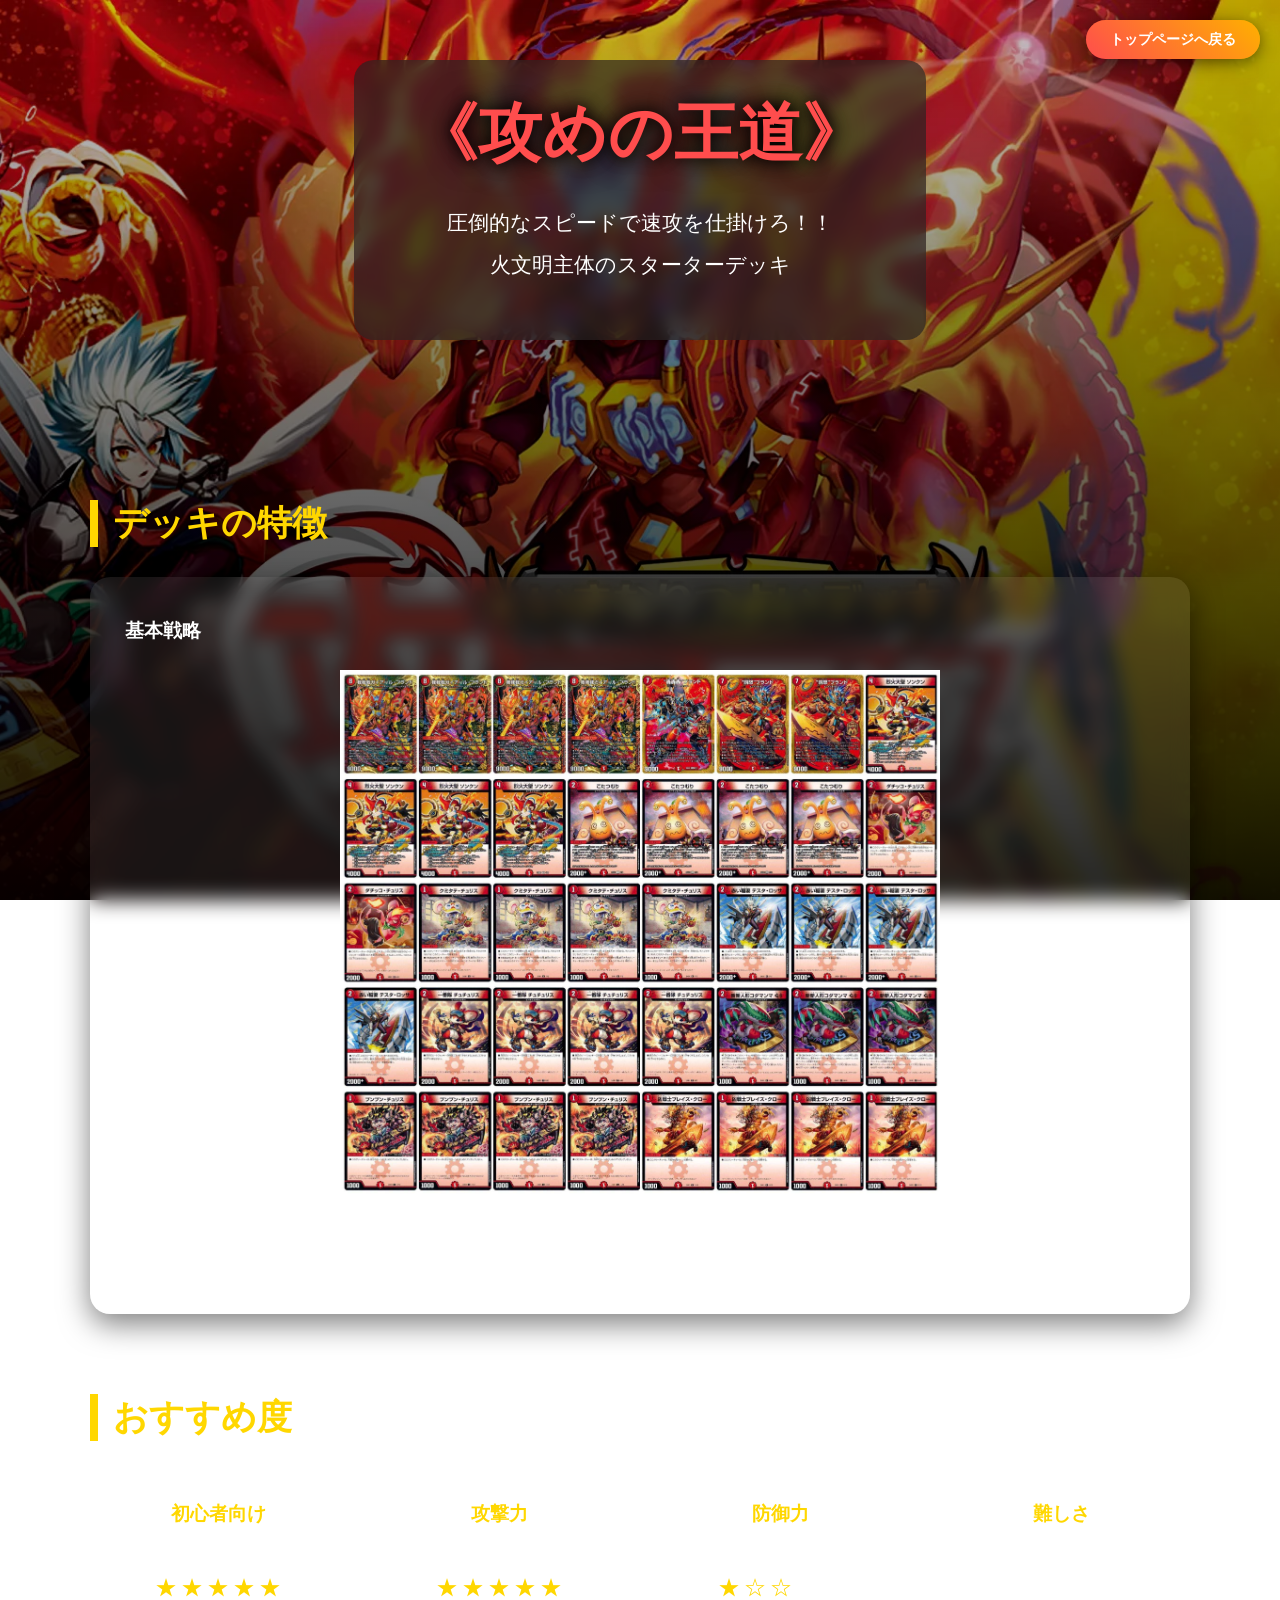
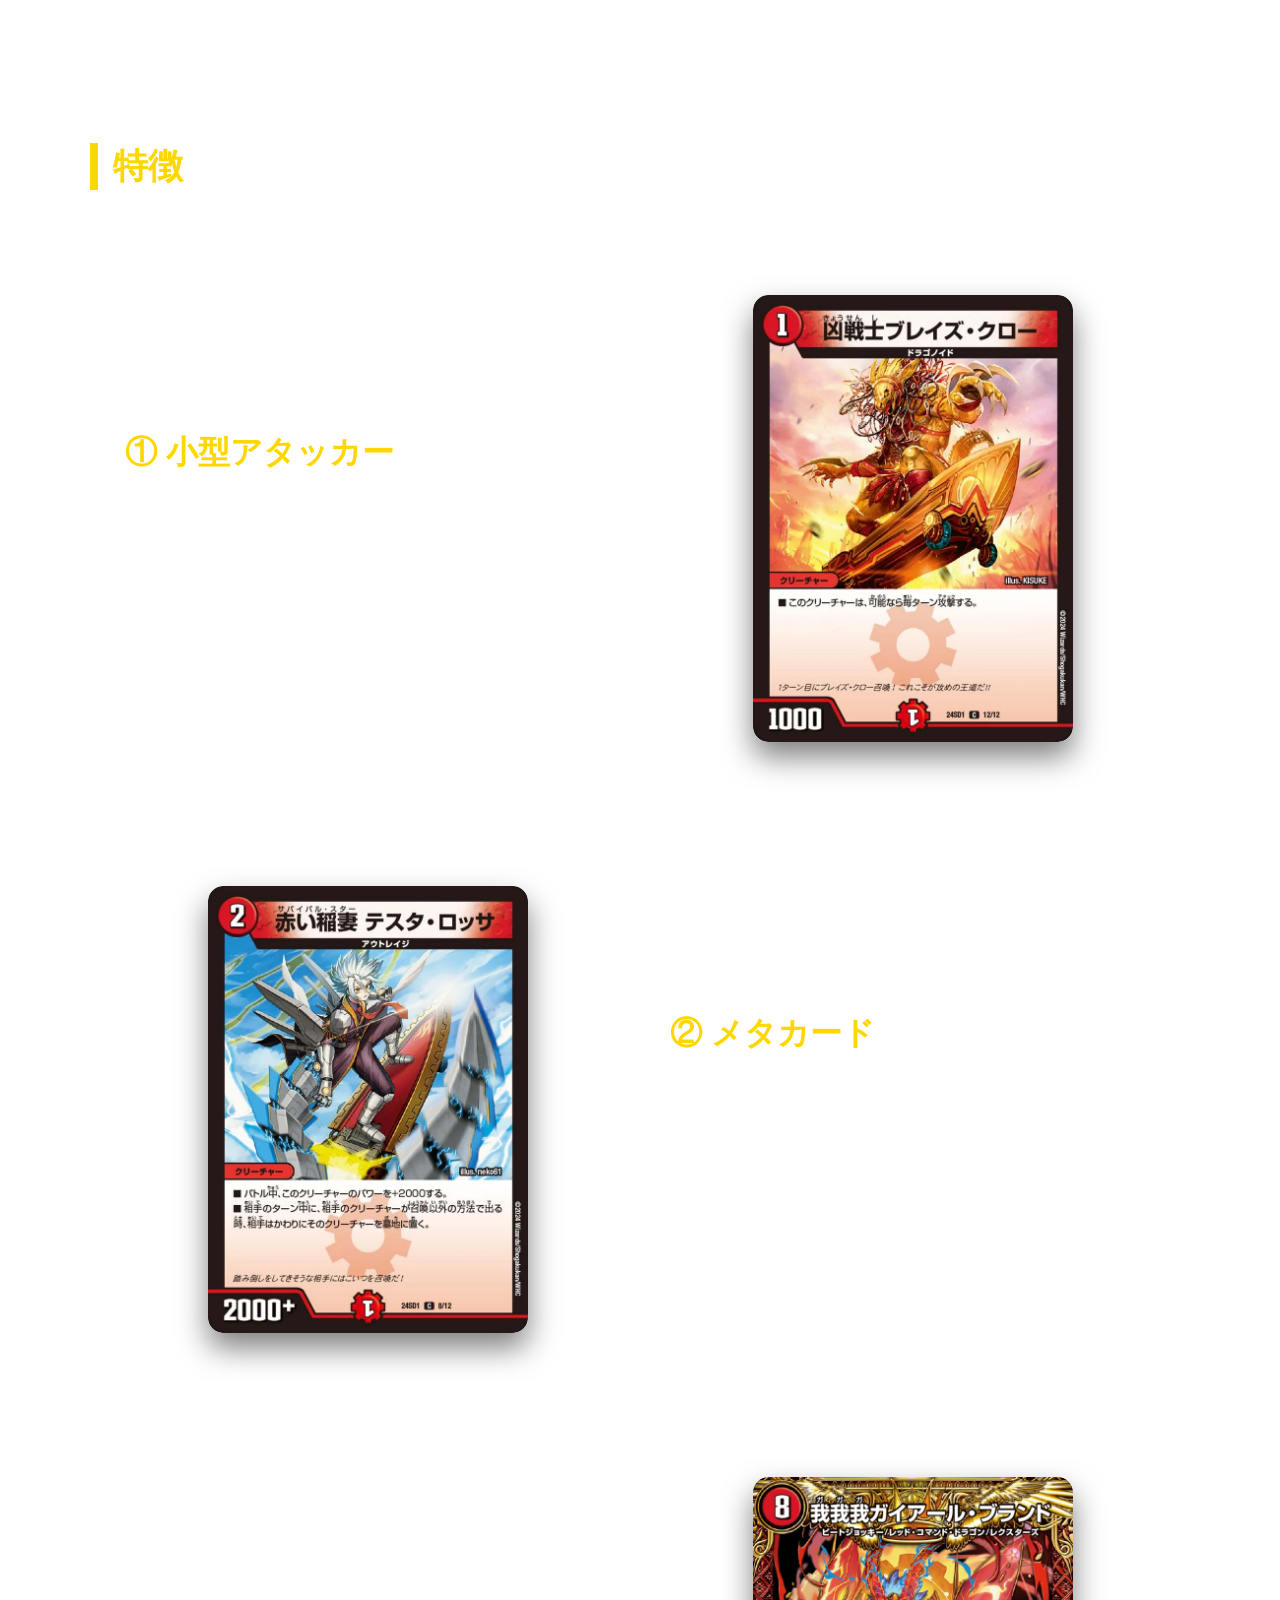
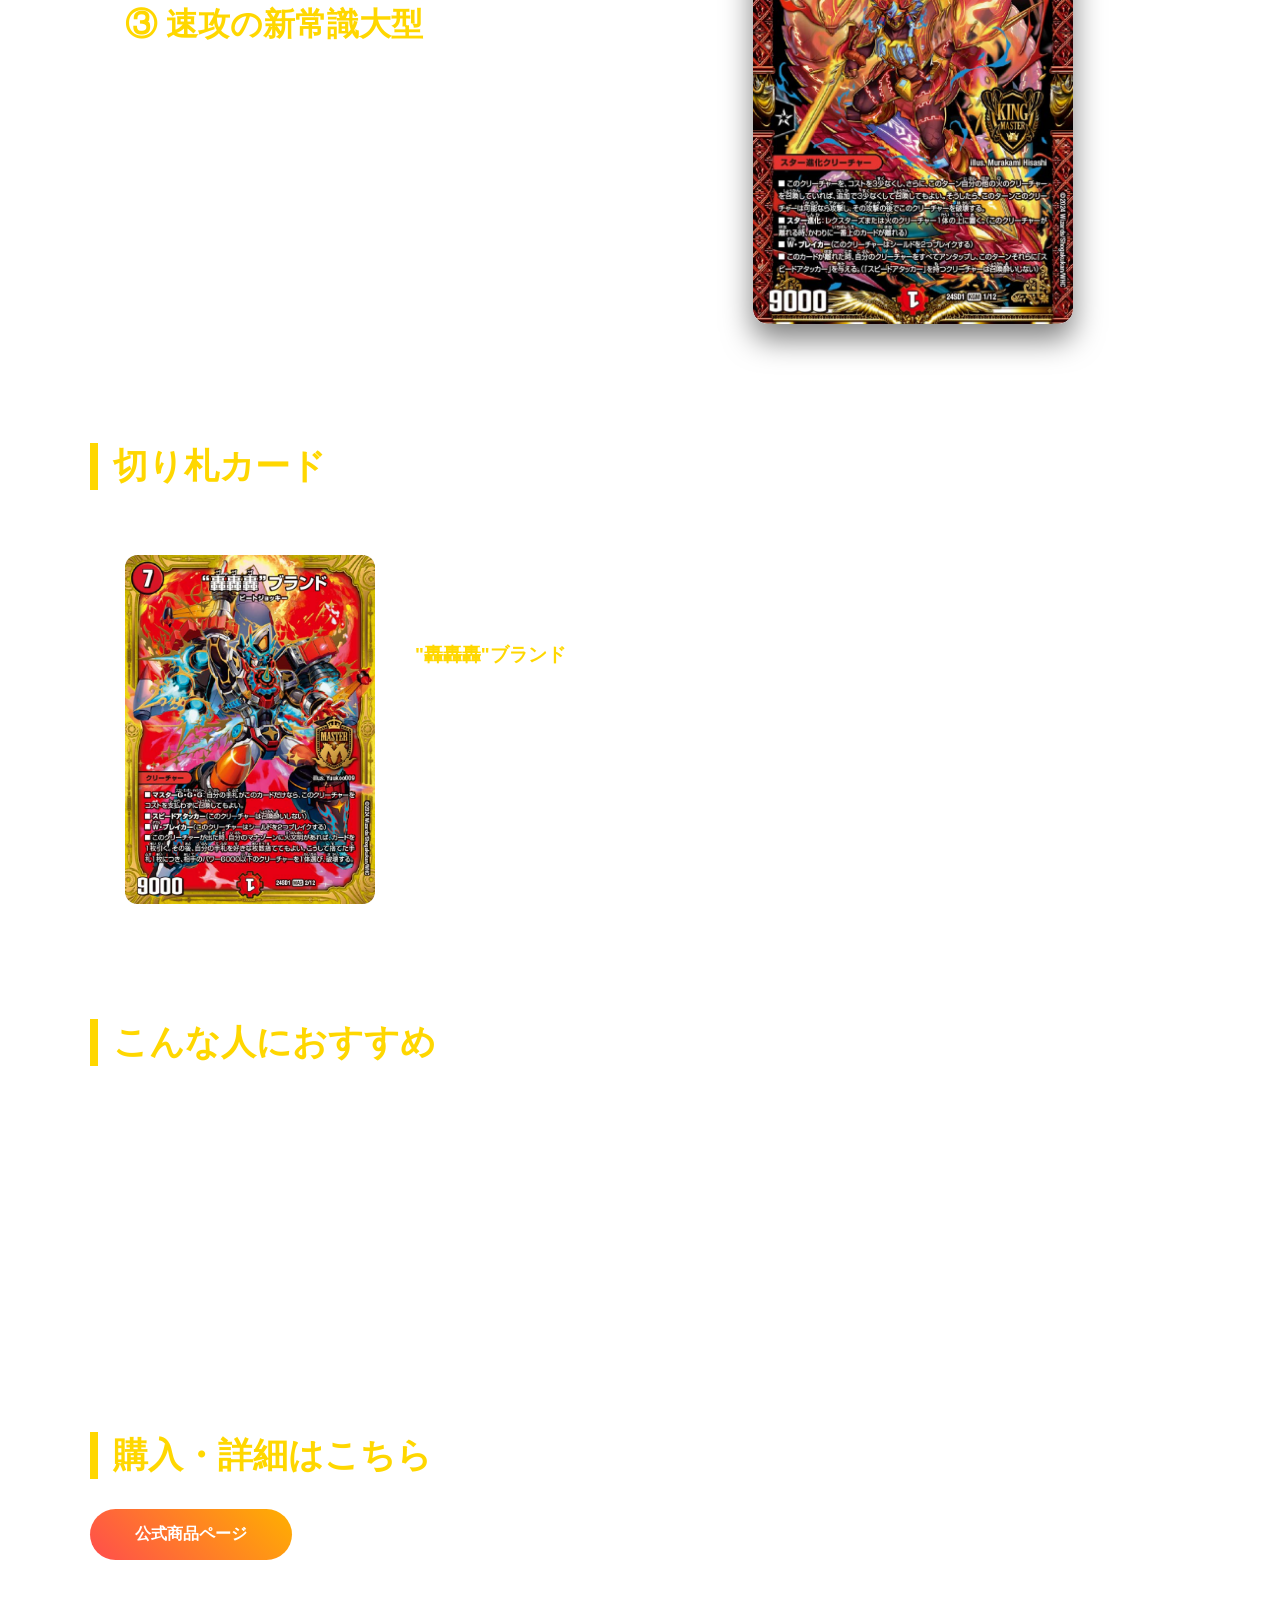
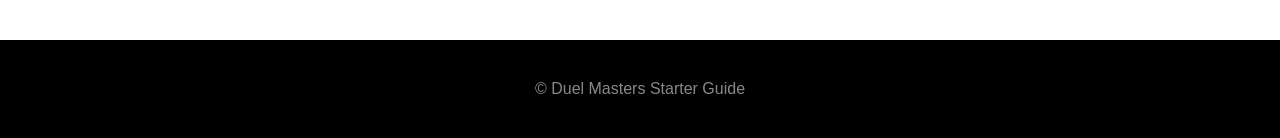
<file: deck1.html>
<!DOCTYPE html>
<html lang="ja">

<head>
    <meta charset="UTF-8">
    <meta name="viewport" content="width=device-width, initial-scale=1.0">
    <title>攻めの王道 | デュエルマスターズ スターター解説</title>
    <link rel="stylesheet" href="css/deck1.css">
</head>

<body>

    <div id="loading">
        <div class="loading-bg"></div>
        <div class="loading-flash"></div>
        <div class="loading-content">
            <div class="loading-card">
                <img src="images/attack_op.jpg" alt="轟轟轟ブランド">
            </div>
        </div>
    </div>

    <header class="deck-hero attack-bg">
        <div class="overlay">
            <h1>《攻めの王道》</h1>
            <p>
                圧倒的なスピードで速攻を仕掛けろ！！<br>
                火文明主体のスターターデッキ
            </p>
        </div>
    </header>

    <section>
        <h2>デッキの特徴</h2>
        <div class="info-card">
            <h3>基本戦略</h3>
            <div class="resipi">
                <img src="images/attack_resipi.jpeg" alt="レシピ">
            </div>
            <p>
                攻めの王道は、小型クリーチャーを素早く展開し、
                シールドを一気にブレイクする速攻型デッキ。
                初心者でも扱いやすく、
                「まず攻撃する楽しさ」を味わえる。
            </p>
        </div>
    </section>

    <section id="status-section">
    <h2>おすすめ度</h2>
    <div class="status">
        <div>
            <h3>初心者向け</h3>
            <div class="star-rating">★★★★★</div>
        </div>
        <div>
            <h3>攻撃力</h3>
            <div class="star-rating">★★★★★</div>
        </div>
        <div>
            <h3>防御力</h3>
            <div class="star-rating">★☆☆☆☆</div>
        </div>
        <div>
            <h3>難しさ</h3>
            <div class="star-rating">★★☆☆☆</div>
        </div>
    </div>
</section>
      

    <section>
        <h2>特徴</h2>

        <div class="play-step">
            <div class="text">
                <h3>① 小型アタッカー</h3>

                <div class="fade">
                <p>
                    コスト1～2のクリーチャーが29体!少しずつ攻めよう!
                </p>
                <ul>
                    <li>「凶戦士ブレイズ・クロー」は最初のターンに出せる１コスト！</li>
                    <li>軽さと数を活かしてどんどん攻撃しよう！</li>
                </ul>
            </div>
            </div>
            <div class="image">
                <img src="images/attack_1.jpg" alt="小型アタッカー">
            </div>
        </div>

        <div class="play-step reverse">
            <div class="text">
                <h3>② メタカード</h3>
                <div class="fade">
                <p>
                    相手の動きを妨害しながら攻撃できる!
                </p>
                <ul>
                    <li>「赤い稲妻テスタロッサ」や「こたつむり」は相手の行動を封じるメタクリーチャー</li>
                    <li>自分に有利な盤面を作ろう！</li>
                </ul>
                </div>
            </div>
            <div class="image">
                <img src="images/attack_2.jpg" alt="メタカード">
            </div>
        </div>

        <div class="play-step">
            <div class="text">
                <h3>③ 速攻の新常識大型</h3>
                <div class="fade">
                <p>
                    コストが大きいクリーチャーは特定の条件で低コストで出せる!
                </p>
                <ul>
                    <li>「我我我ガイアール・ブランド」は出したクリーチャー分コストが軽くなる</li>
                    <li>二回攻撃できる効果を使ってダイレクトアタックだ！</li>
                </ul>
            </div>
            </div>
            <div class="image">
                <img src="images/attack_3.jpg" alt="大型クリーチャー">
            </div>
        </div>
    </section>    

    <section>
        <h2>切り札カード</h2>
        <div class="ace-card">
            <img src="images/attack_ace.jpg" alt="切り札">
            <div>
                <h3>"轟轟轟"ブランド</h3>

                <div class="fade">
                <p>
                    コスト７、パワー９０00のＷ・ブレイカー<br>
                </p>
                <p>
                    手札が１枚ならタダで場に出せる速攻クリーチャー！<br>
                    出た時に１枚引いて捨てればパワー６０00以下のクリーチャーを破壊できる。相手の場を制圧しながら攻撃しよう！
                </p>
            </div>
            </div>
        </div>
    </section>

    <section>
        <h2>こんな人におすすめ</h2>
        <div class="recommend">
            <ul>
                <li>すぐ攻撃したい！</li>
                <li>テンポよくゲームを進めたい！</li>
                <li>初心者でも簡単なデッキを使いたい！</li>
                <li>派手な勝ち方が好き！</li>
            </ul>
        </div>
    </section>

    <section class="buy-section">
        <h2>購入・詳細はこちら</h2>
        <div class="buy-card">
            <a href="https://dm.takaratomy.co.jp/product/dm24sd1/" class="btn buy-btn" target="_blank">
                公式商品ページ
            </a>
        </div>
    </section>

    <footer>
        <p>© Duel Masters Starter Guide</p>
    </footer>

    <a href="index.html" class="btn top-back-btn">
        トップページへ戻る
    </a>

    <script src="js/script.js"></script>
</body>

</html>
</file>
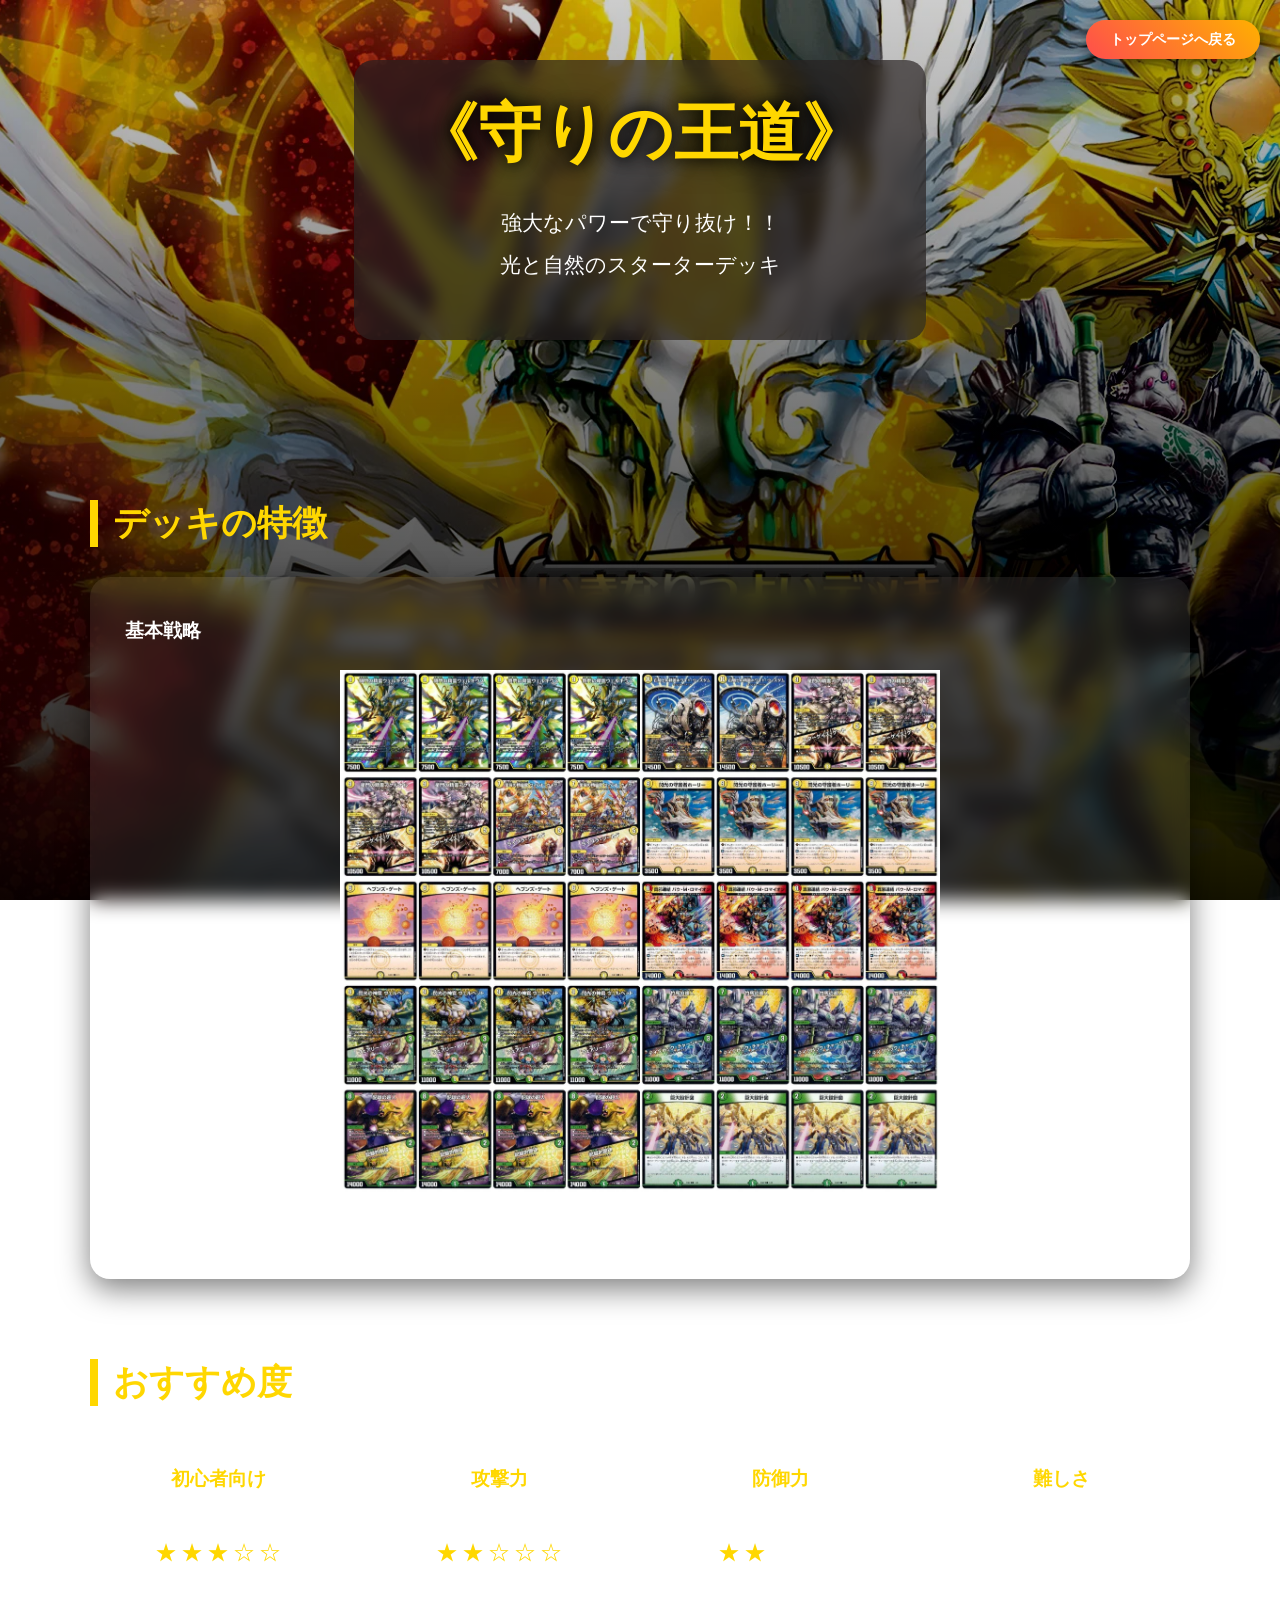
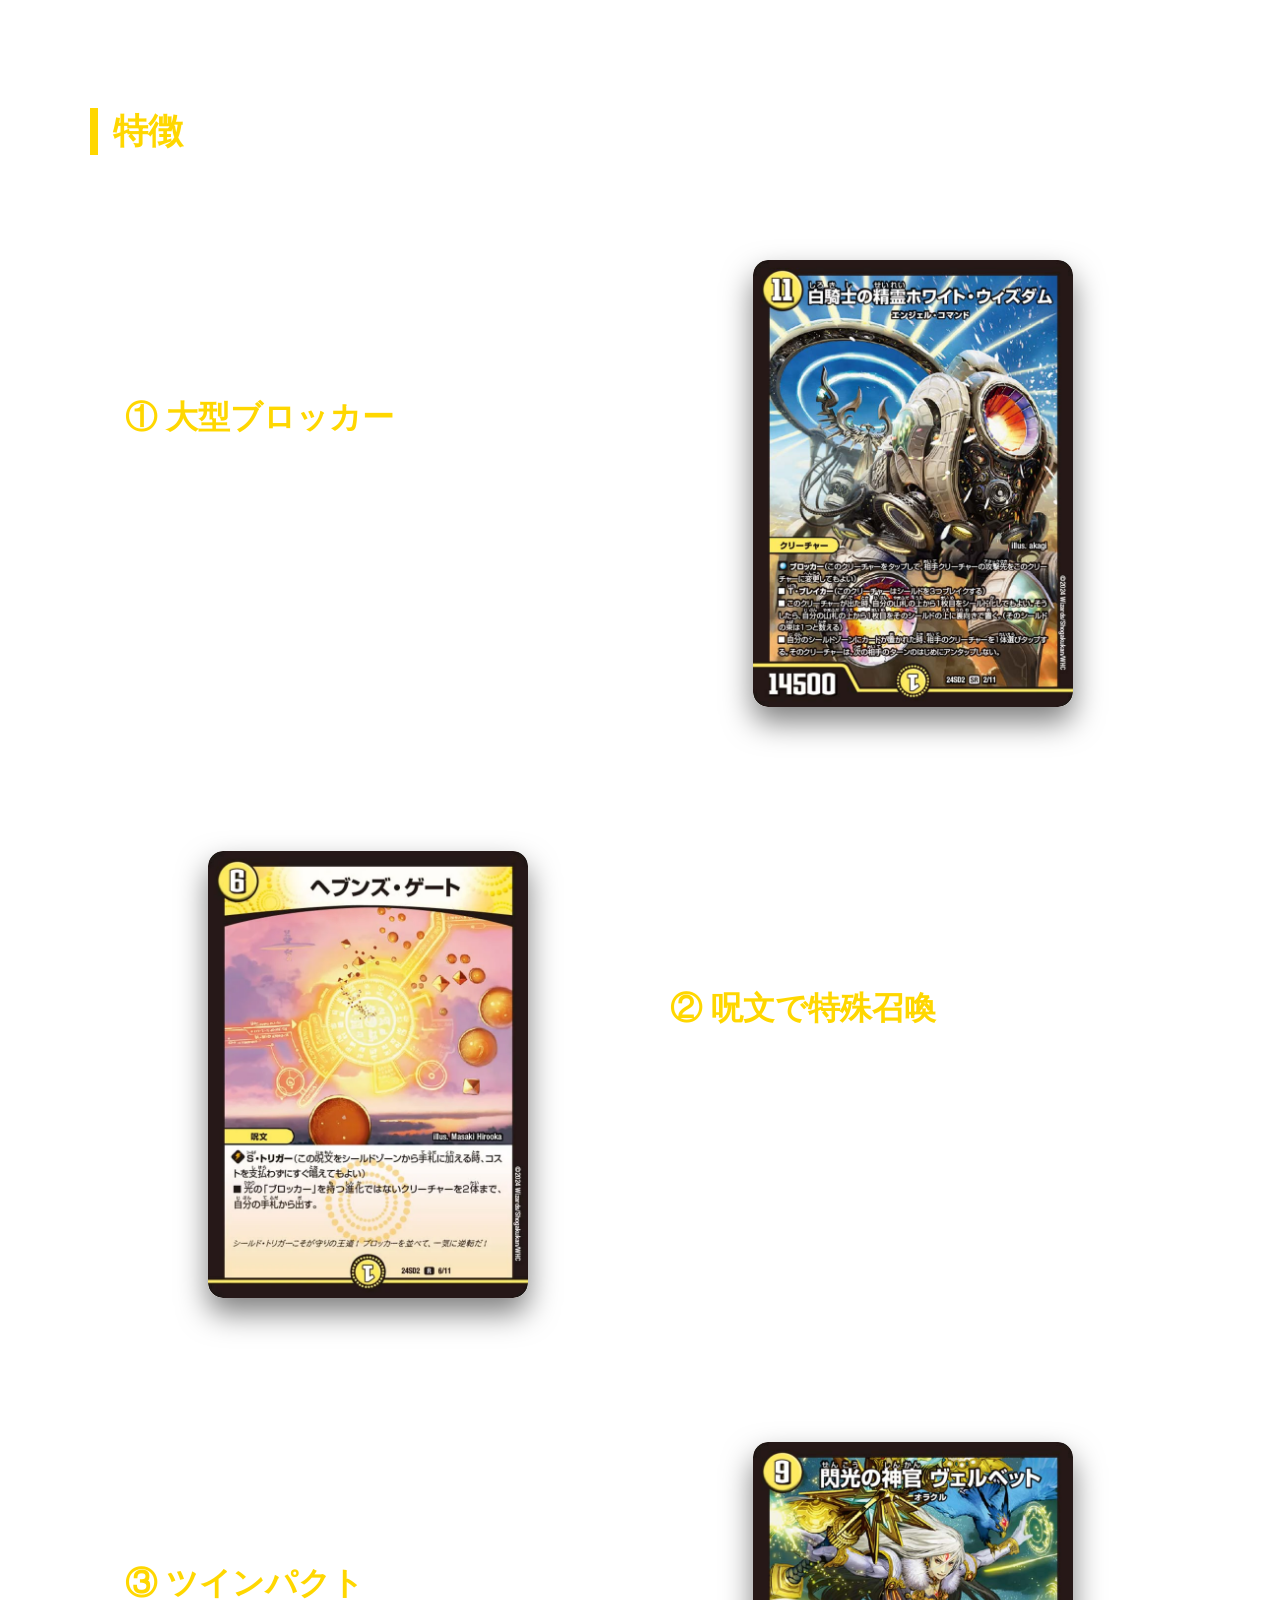
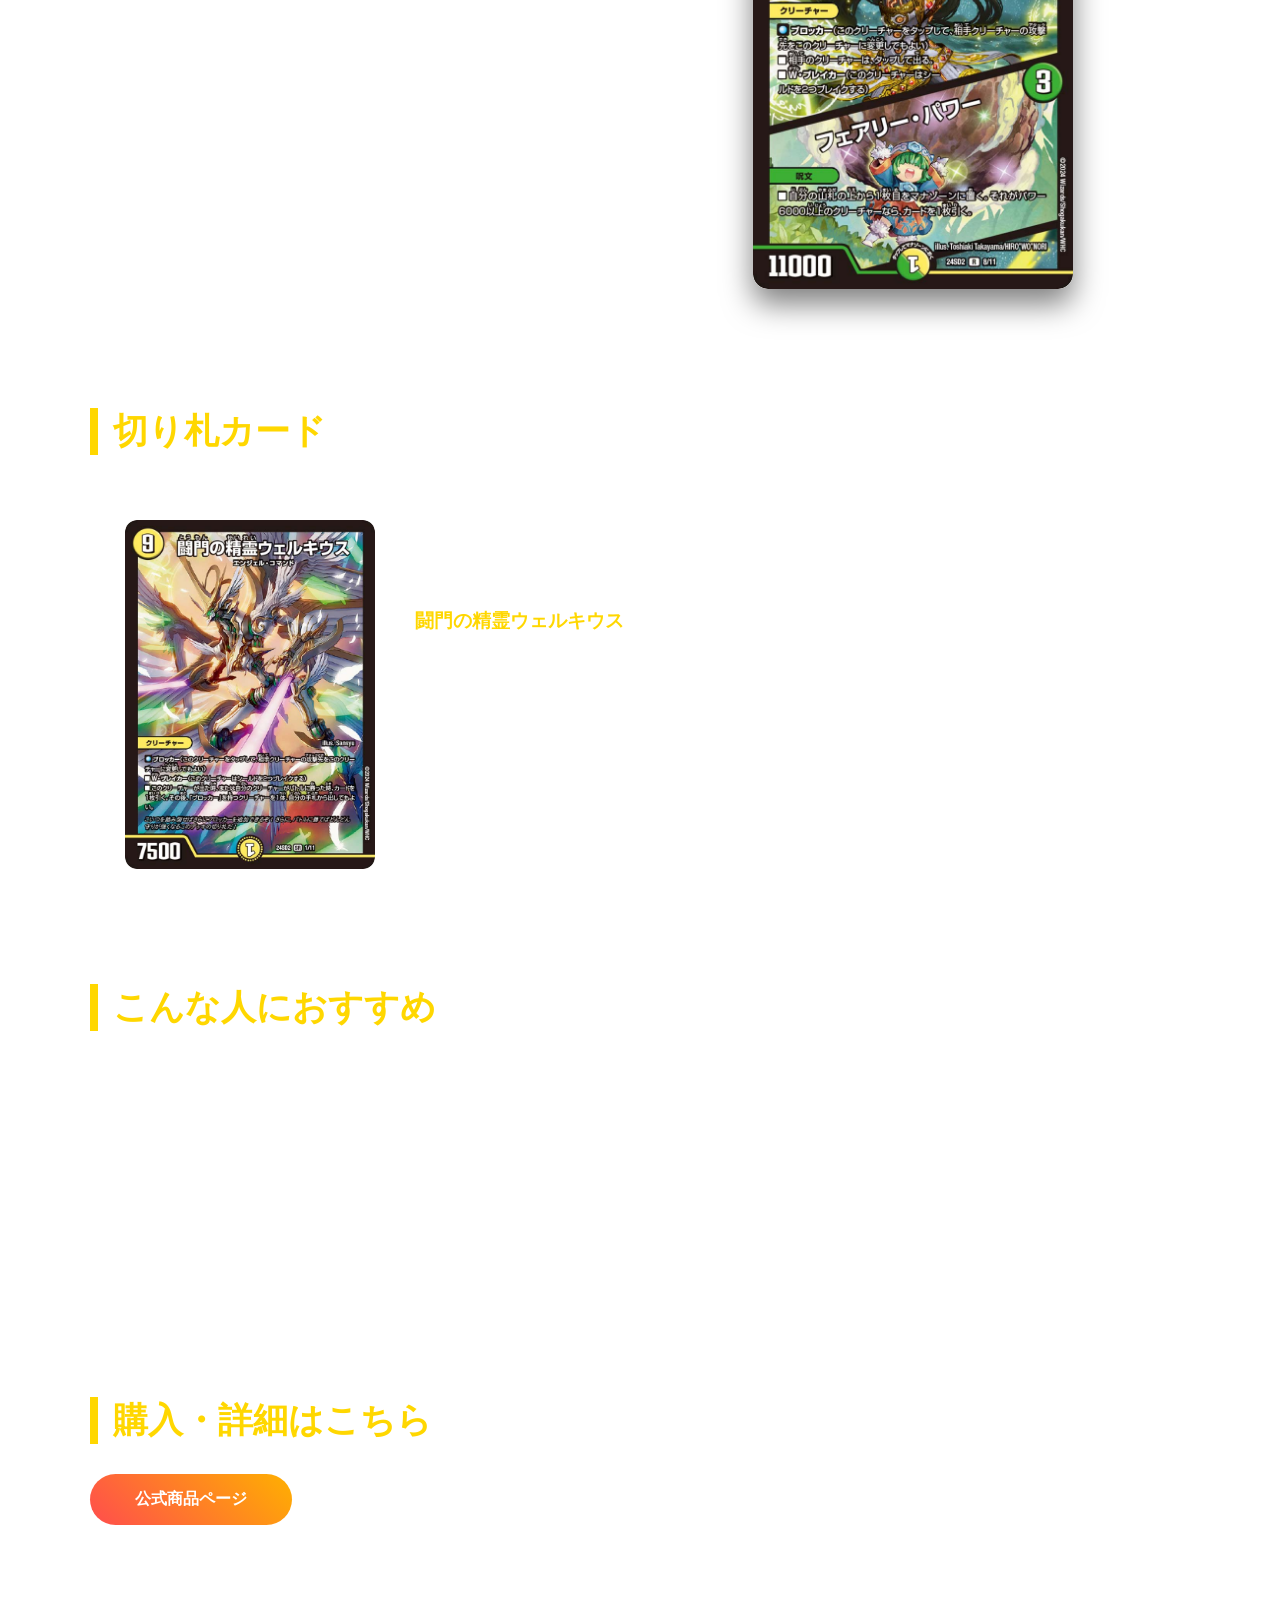
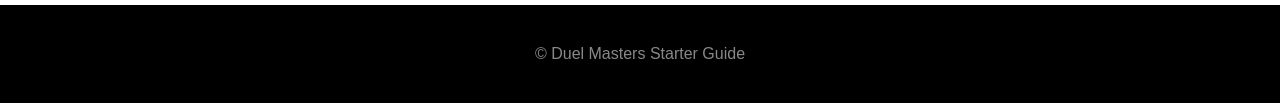
<file: deck2.html>
<!DOCTYPE html>
<html lang="ja">

<head>
    <meta charset="UTF-8">
    <meta name="viewport" content="width=device-width, initial-scale=1.0">
    <title>守りの王道 | デュエルマスターズ スターター解説</title>
    <link rel="stylesheet" href="css/deck2.css">
</head>

<body>

    <!-- ===================== -->
    <!-- 起動時オープニング -->
    <!-- ===================== -->

    <div id="loading">

        <!-- 背景の光 -->
        <div class="loading-bg"></div>

        <!-- フラッシュ -->
        <div class="loading-flash"></div>

        <div class="loading-content">

            <div class="loading-card">
                <img src="images/defense_op.jpg" alt="ウェルキウス">
            </div>

        </div>

    </div>

<header class="deck-hero defence-bg">

    <div class="overlay">

        <h1>《守りの王道》</h1>

        <p>
            強大なパワーで守り抜け！！<br>
            光と自然のスターターデッキ
        </p>
    </div>

</header>

<section>

<h2>デッキの特徴</h2>

<div class="info-card">

    

<h3>基本戦略</h3>

<div class="resipi">
<img src="images/defense_resipi.jpeg" alt="レシピ">
</div>

<p>

守りの王道は大型クリーチャーで盤面を圧倒し、
強力な守備とパワーで守りを固めるデッキ。


「攻撃を防ぎ逆転する体験」を味わえる。

</p>

</div>

</section>

<section id="status-section">
    <h2>おすすめ度</h2>
    <div class="status">
        <div>
            <h3>初心者向け</h3>
            <div class="star-rating">★★★☆☆</div>
        </div>
        <div>
            <h3>攻撃力</h3>
            <div class="star-rating">★★☆☆☆</div>
        </div>
        <div>
            <h3>防御力</h3>
            <div class="star-rating">★★★★★</div>
        </div>
        <div>
            <h3>難しさ</h3>
            <div class="star-rating">★★★☆☆</div>
        </div>
    </div>
</section>

<section>

<h2>特徴</h2>

<div class="play-step">

    <div class="text">

        <h3>① 大型ブロッカー</h3>

        <div class="fade">
        <p>
        7コスト以上のクリーチャーが32体!高パワーで圧倒しよう!
        </p>

        <ul>
            <li>「白騎士の精霊ホワイト・ウィズダム」は驚異の11コスト！</li>
            <li>鉄壁のディフェンス力を見せつけろ！</li>
        </ul>

        </div>

    </div>

    <div class="image">

        <img src="images/defense_1.jpg">

    </div>

</div>



<div class="play-step reverse">

    <div class="text">

        <h3>② 呪文で特殊召喚</h3>

        <div class="fade">

        <p>
        呪文を使ってブロッカーを踏み倒し!
        </p>

        <ul>
            <li>「ヘブンズゲート」はブロッカーを2体までタダで召喚できる</li>
            <li>素早く展開して場を制圧しよう！</li>
        </ul>

        </div>

    </div>

    <div class="image">

        <img src="images/defense_2.jpg">

    </div>

</div>



<div class="play-step">

    <div class="text">

        <h3>③ ツインパクト</h3>

        <div class="fade">

        <p>
        クリーチャーと呪文が一体化したカード、ツインパクトを使いこなせ！
        </p>

        <ul>
            <li>「閃光の神官ヴェルベット」などツインパクトカード盛り沢山</li>
            <li>下の呪文でマナを増やして早期展開を狙おう！</li>
        </ul>

        </div>

    </div>

    <div class="image">

        <img src="images/defense_3.jpg">

    </div>

</div>

</section>    



<section>

<h2>切り札カード</h2>

<div class="ace-card">

<img src="images/defense_ace.jpg" alt="切り札">

<div>

<h3>闘門の精霊ウェルキウス</h3>

<div class="fade">

<p>
    コスト９、パワー７５００のブロッカー
    <br>
    
</p>

<p>

連鎖性の高い大型ブロッカー！<br>
出た時、またはバトルに勝った時、一枚引いてブロッカーをタダで出せる。横にどんどんブロッカーを出して守備を固めよう！



</p>
</div>

</div>

</div>

</section>

<section>

<h2>こんな人におすすめ</h2>

<div class="recommend">

<ul>

<li>万全に構えて攻撃したい！</li>

<li>一気にゲームを決めたい！</li>

<li>コンボ性の高いデッキを使いたい！</li>

<li>大きなパワーで相手を圧倒するのが好き！</li>

</ul>

</div>


</section>

<section class="buy-section">
        <h2>購入・詳細はこちら</h2>
        <div class="buy-card">
            <a href="https://dm.takaratomy.co.jp/product/dm24sd2/" class="btn buy-btn" target="_blank">
                公式商品ページ
            </a>
        </div>
    </section>

<footer>

<p>

© Duel Masters Starter Guide

</p>

</footer>

 <!-- 画面右上に固定表示される戻るボタン -->
    <a href="index.html" class="btn top-back-btn">
        トップページへ戻る
    </a>

<script src="js/script.js"></script>

</body>

</html>
</file>
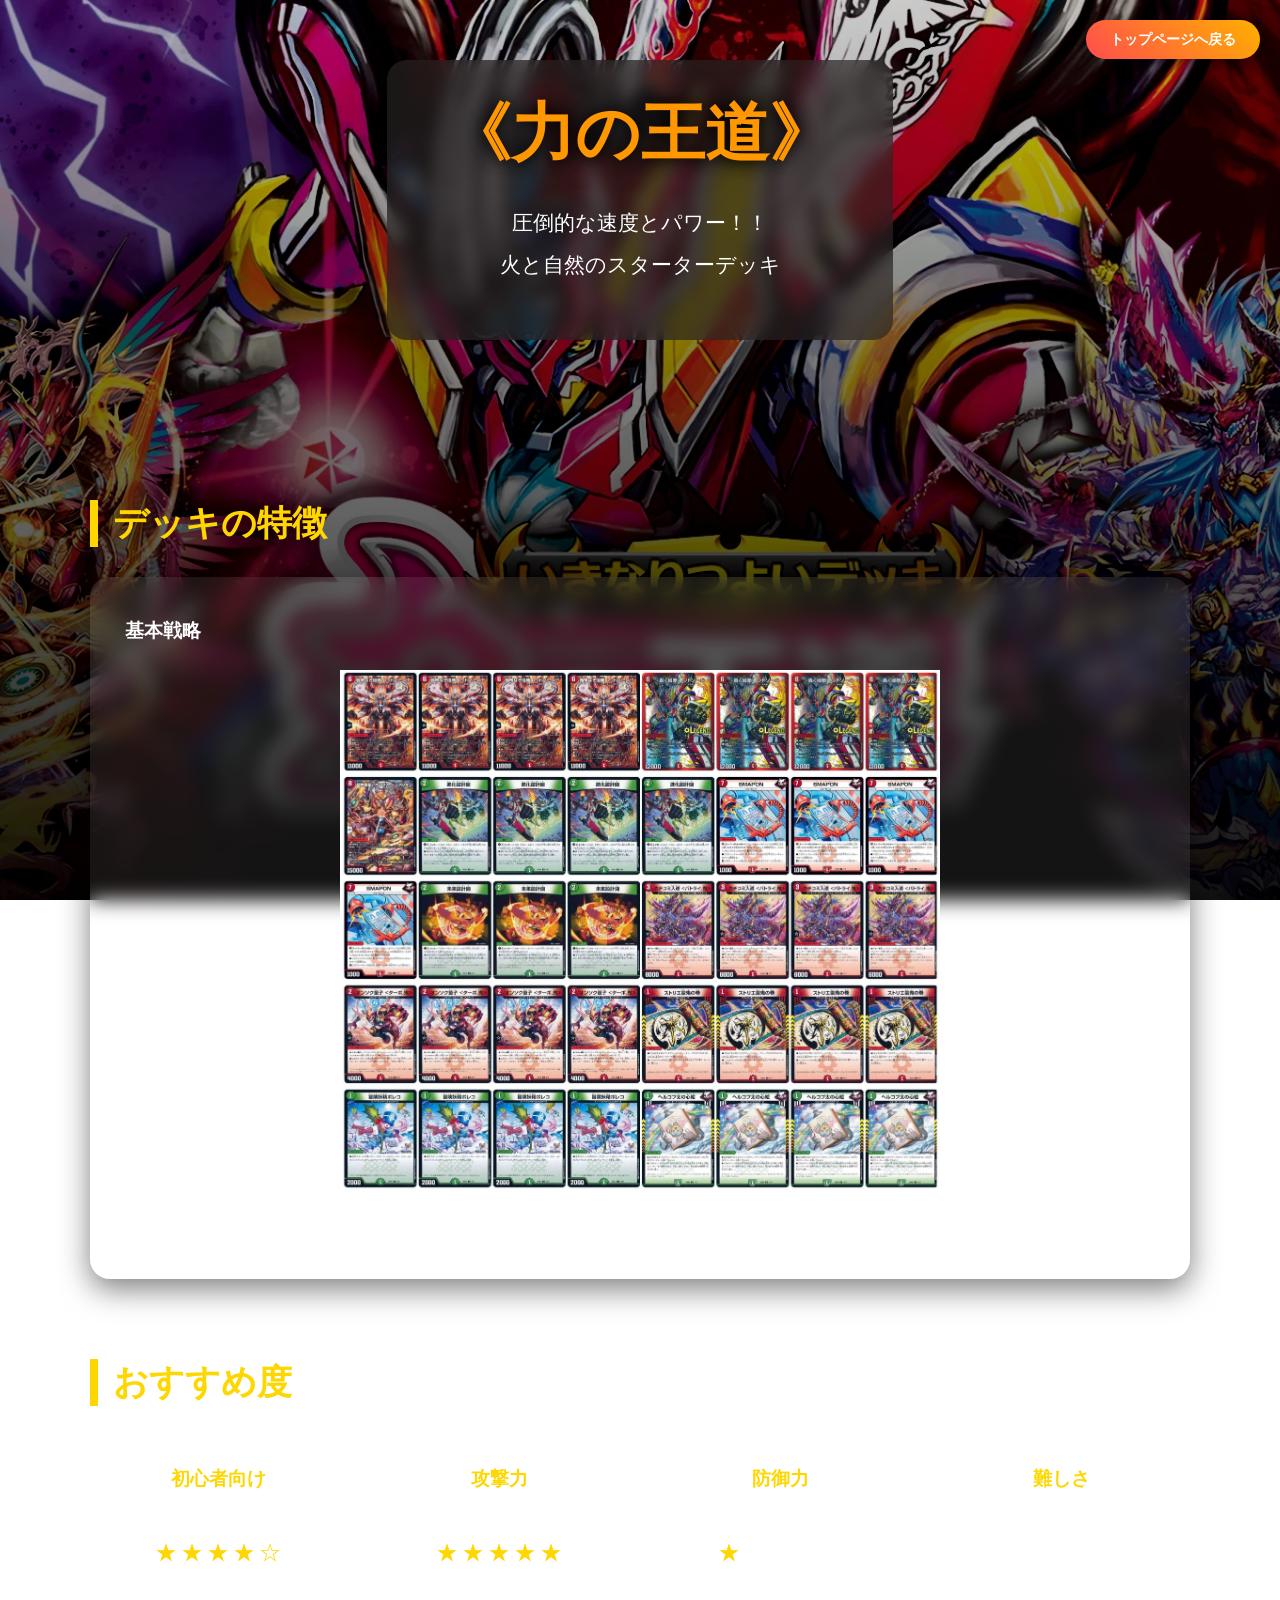
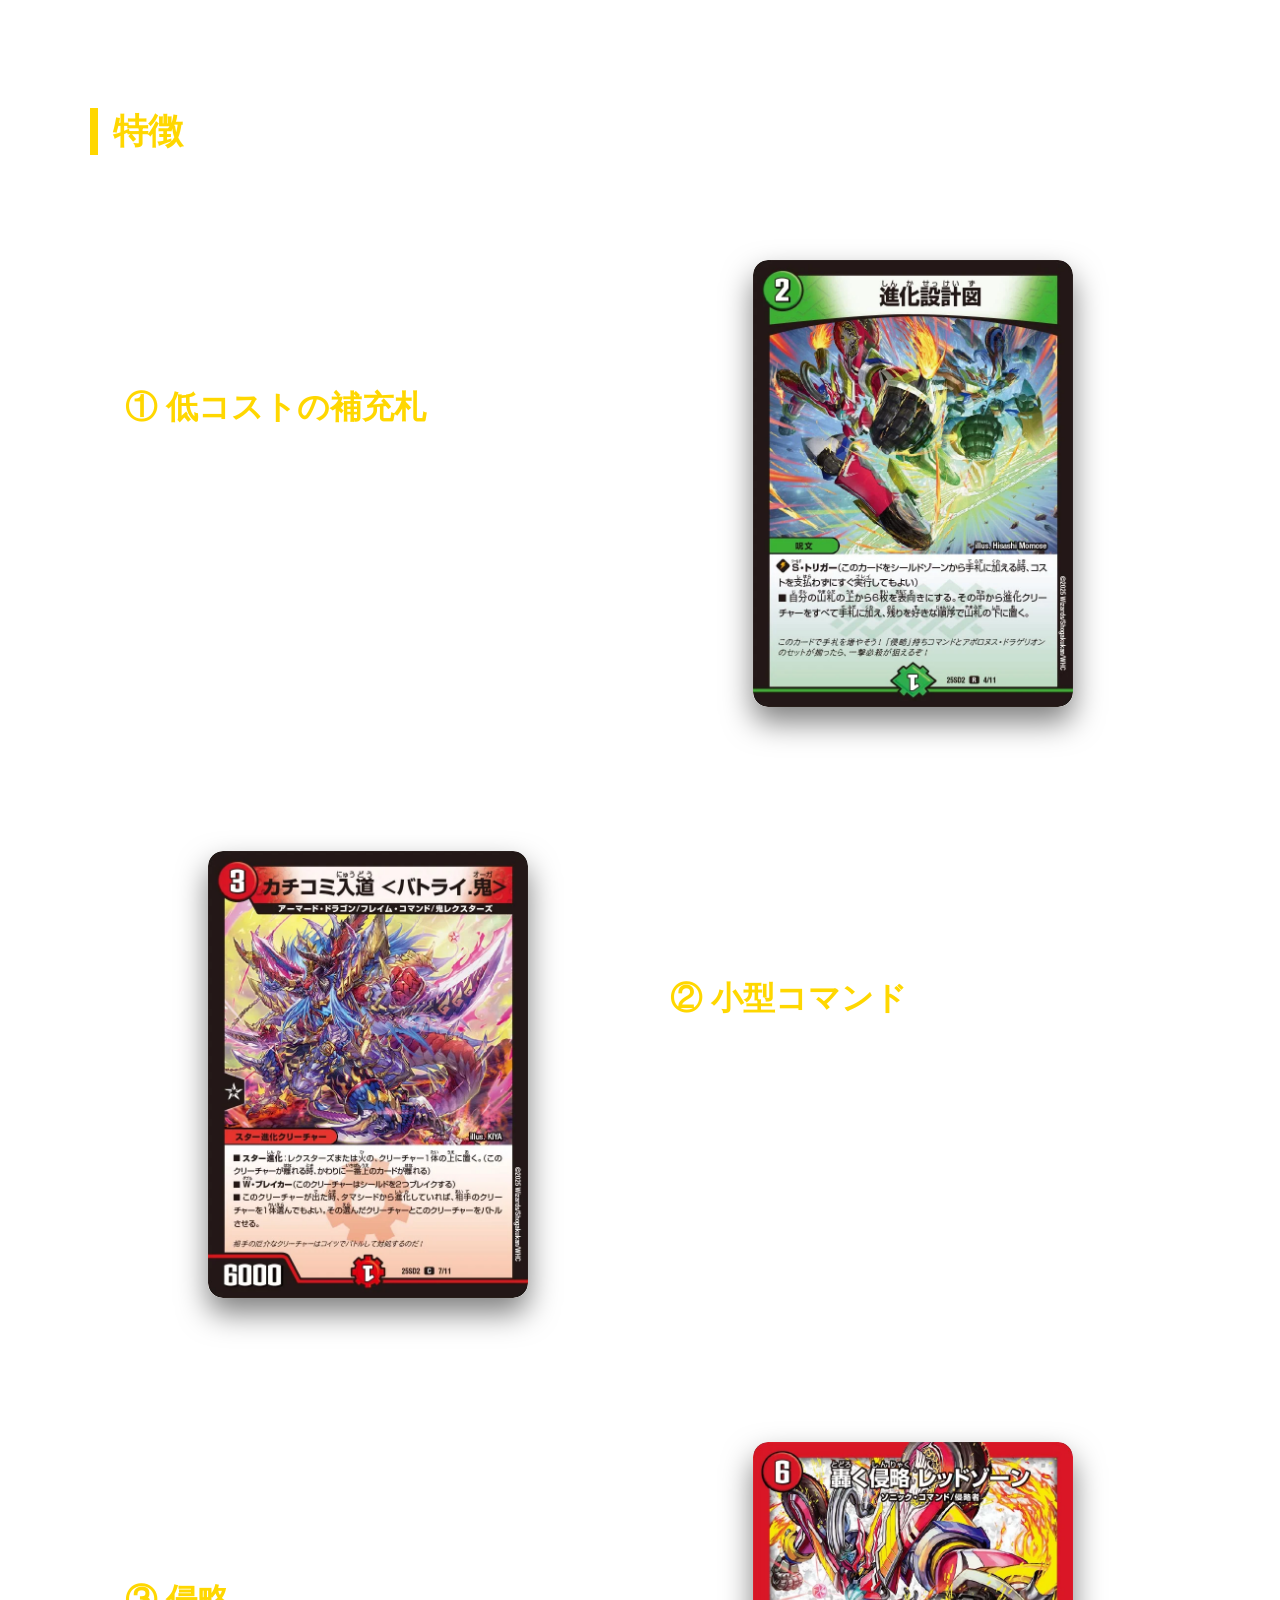
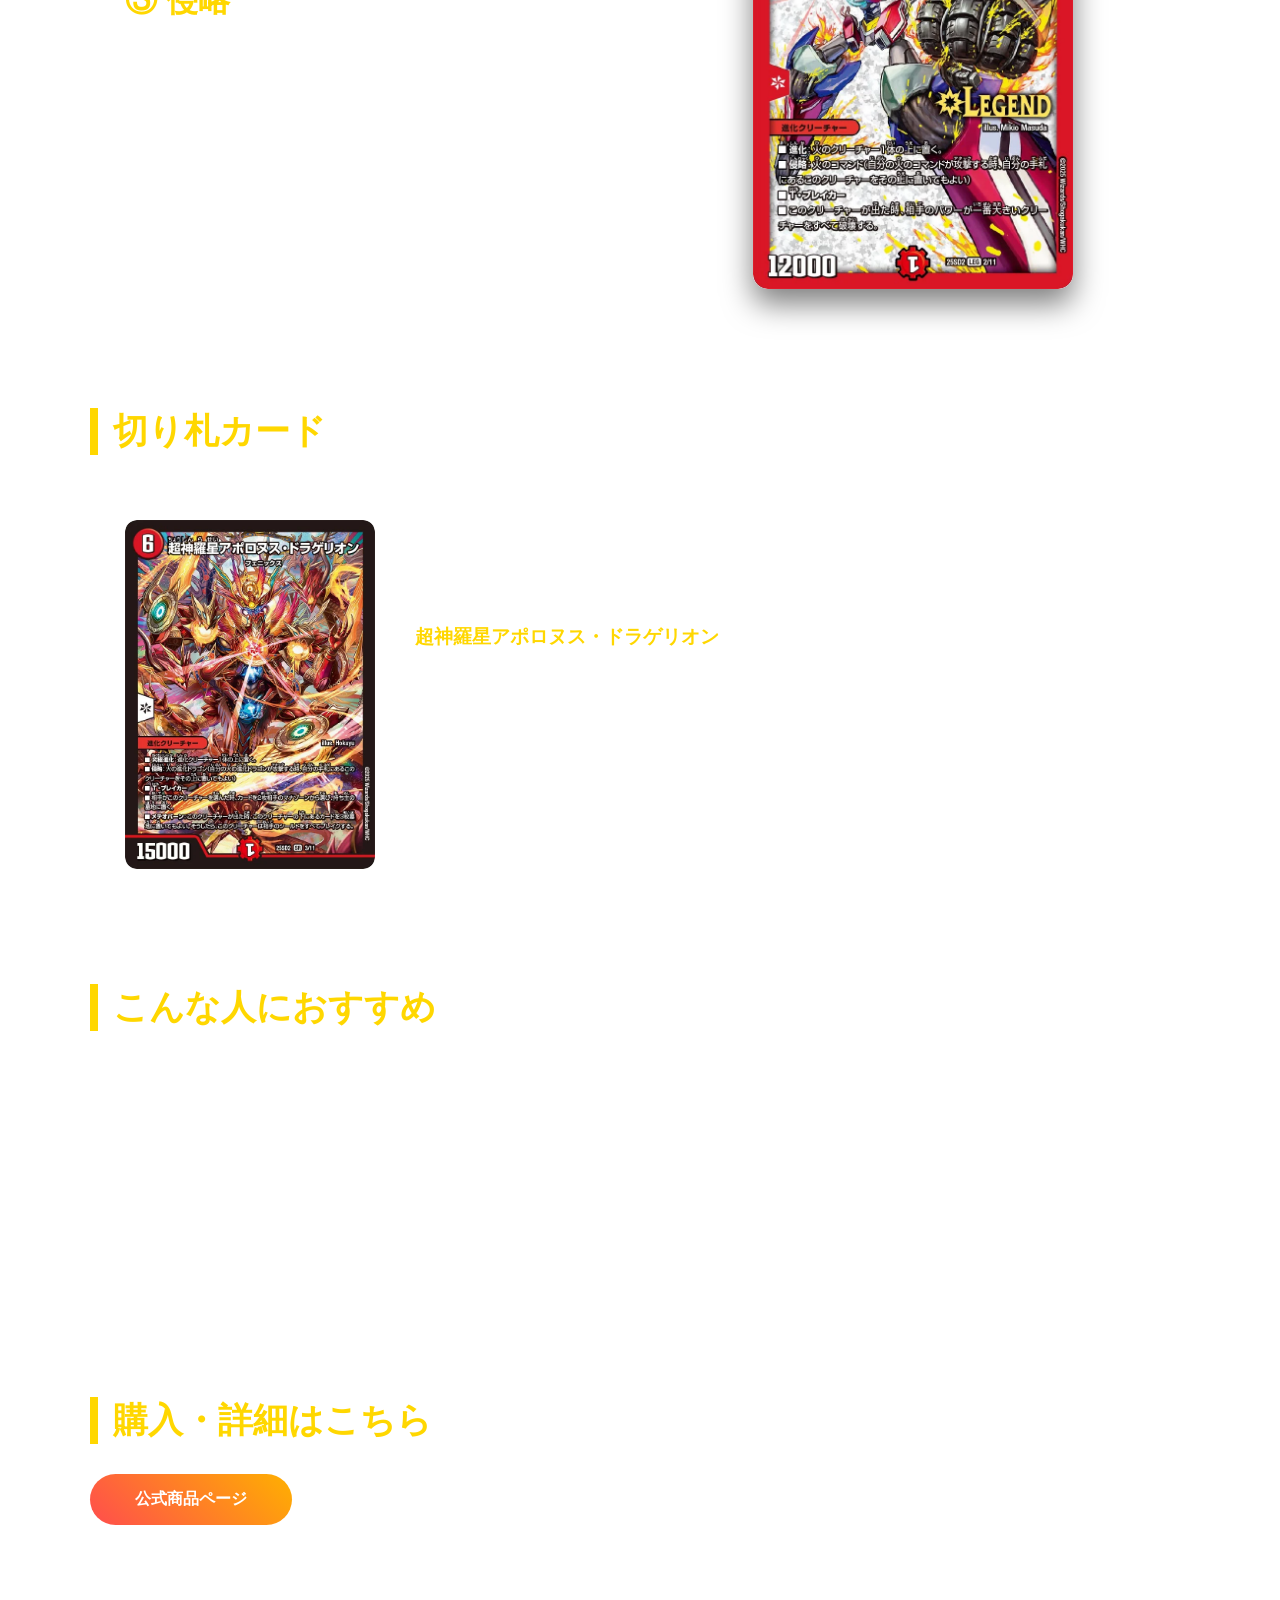
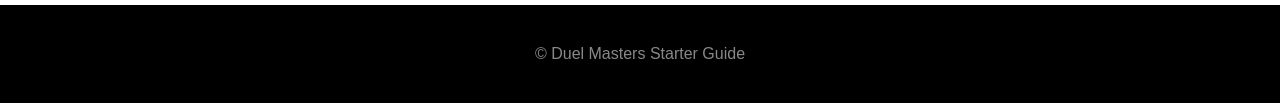
<file: deck3.html>
<!DOCTYPE html>
<html lang="ja">

<head>
    <meta charset="UTF-8">
    <meta name="viewport" content="width=device-width, initial-scale=1.0">

    <title>力の王道 | デュエルマスターズ スターター解説</title>

    <link rel="stylesheet" href="css/deck3.css">
</head>

<body>

    <!-- ===================== -->
    <!-- 起動時オープニング -->
    <!-- ===================== -->

    <div id="loading">

        <!-- 背景の光 -->
        <div class="loading-bg"></div>

        <!-- フラッシュ -->
        <div class="loading-flash"></div>

        <div class="loading-content">

            <div class="loading-card">
                <img src="images/power_op.jpg" alt="レッドゾーンF">
            </div>

        </div>

    </div>

<header class="deck-hero power-bg">

    <div class="overlay">

        <h1>《力の王道》</h1>

        <p>
            圧倒的な速度とパワー！！<br>
            火と自然のスターターデッキ
        </p>
    </div>

</header>

<section>

<h2>デッキの特徴</h2>

<div class="info-card">

    

<h3>基本戦略</h3>

<div class="resipi">
<img src="images\power_resipi.jpeg" alt="レシピ">
</div>

<p>

力の王道は小型クリーチャーを進化させていき、
高いパワーで相手を粉砕するデッキ。


「高火力で相手に襲い掛かる体験」を味わえる。

</p>

</div>

</section>

<section id="status-section">
    <h2>おすすめ度</h2>
    <div class="status">
        <div>
            <h3>初心者向け</h3>
            <div class="star-rating">★★★★☆</div>
        </div>
        <div>
            <h3>攻撃力</h3>
            <div class="star-rating">★★★★★</div>
        </div>
        <div>
            <h3>防御力</h3>
            <div class="star-rating">★★☆☆☆</div>
        </div>
        <div>
            <h3>難しさ</h3>
            <div class="star-rating">★★★☆☆</div>
        </div>
    </div>
</section>


<section>

<h2>特徴</h2>

<div class="play-step">

    <div class="text">

        <h3>① 低コストの補充札</h3>

        <div class="fade">

        <p>
        序盤に攻める準備をしよう！
        </p>

        <ul>
            <li>「進化設計図」や「ヘルコプ太の心絵」は進化クリーチャーを手札に加える</li>
            <li>これで進化先を持って来て準備をしよう！</li>
        </ul>

        </div>

    </div>

    <div class="image">

        <img src="images/power_1.jpg">

    </div>

</div>



<div class="play-step reverse">

    <div class="text">

        <h3>② 小型コマンド</h3>

        <div class="fade">

        <p>
        小型進化クリーチャーはコマンド持ち！
        </p>

        <ul>
            <li>「カチコミ入道<バトライ.鬼>」は種族にフレイム・コマンドを持った進化クリーチャー</li>
            <li>進化の性質を利用してすぐさま攻撃しよう！</li>
        </ul>

        </div>

    </div>

    <div class="image">

        <img src="images/power_2.jpg">

    </div>

</div>



<div class="play-step">

    <div class="text">

        <h3>③ 侵略</h3>

        <div class="fade">

        <p>
        攻撃しながら進化する侵略で勝負を仕掛けろ！
        </p>

        <ul>
            <li>「轟く侵略レッドゾーン」などは火のコマンドから'侵略'できる</li>
            <li>攻撃中のコマンドから進化して一気に攻めよう！</li>
        </ul>

        </div>

    </div>

    <div class="image">

        <img src="images/power_3.jpg">

    </div>

</div>

</section>    



<section>

<h2>切り札カード</h2>

<div class="ace-card">

<img src="images/power_ace.jpg" alt="切り札">

<div>

<h3>超神羅星アポロヌス・ドラゲリオン</h3>

<div class="fade">

<p>
    パワー１５０００のT・ブレイカー
    <br>
    
</p>

<p>

進化クリーチャーの上に進化する究極進化クリーチャー！<br>
出た時に下のカードを３枚墓地に置くことでシールドを全てブレイクできる。一撃必殺をきめよう！



</p>
</div>

</div>

</div>

</section>

<section>

<h2>こんな人におすすめ</h2>

<div class="recommend">

<ul>

<li>高火力で攻撃したい！</li>

<li>一気にゲームを決めたい！</li>

<li>クリーチャーをどんどん強くしたい！</li>

<li>力強いプレイが好き！</li>

</ul>

</div>

</section>

<section class="buy-section">
        <h2>購入・詳細はこちら</h2>
        <div class="buy-card">
            <a href="https://dm.takaratomy.co.jp/product/dm25sd2/" class="btn buy-btn" target="_blank">
                公式商品ページ
            </a>
        </div>
    </section>

<footer>

<p>

© Duel Masters Starter Guide

</p>

</footer>

 <!-- 画面右上に固定表示される戻るボタン -->
    <a href="index.html" class="btn top-back-btn">
        トップページへ戻る
    </a>

<script src="js/script.js"></script>

</body>

</html>
</file>
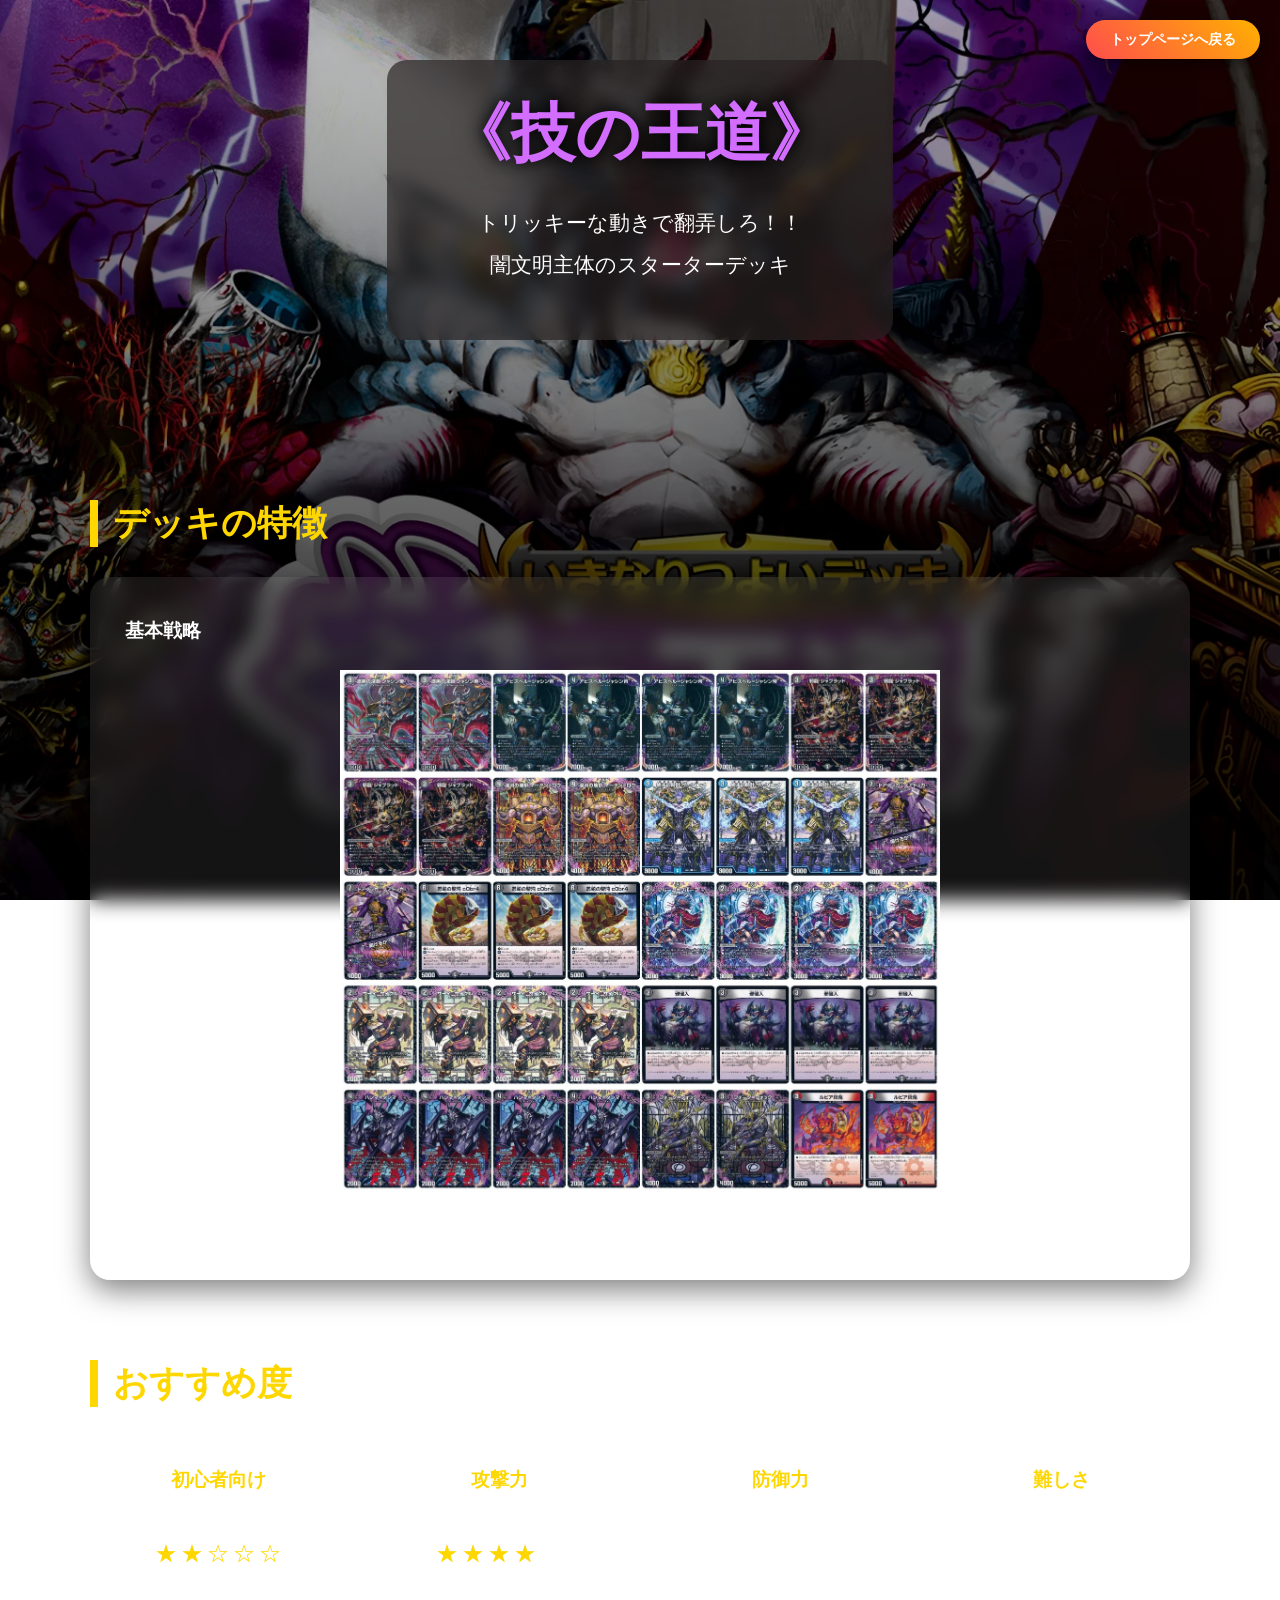
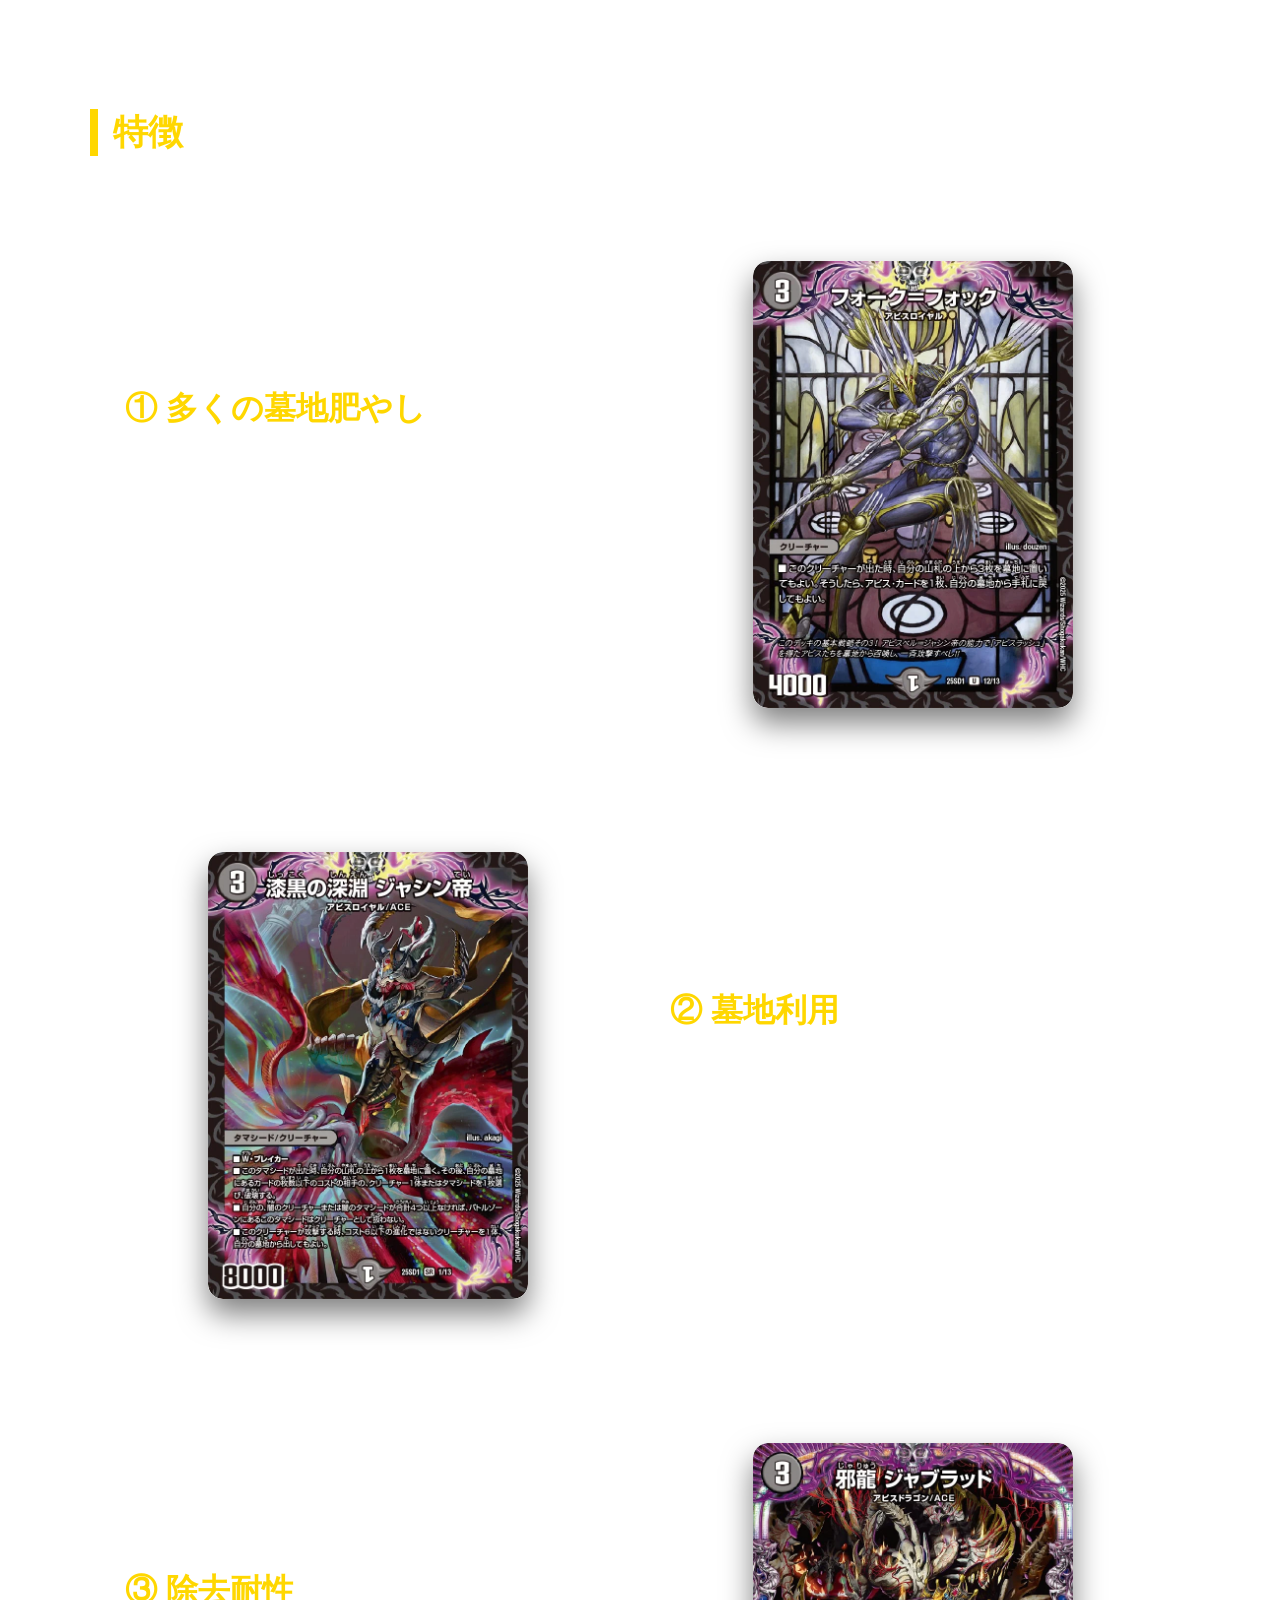
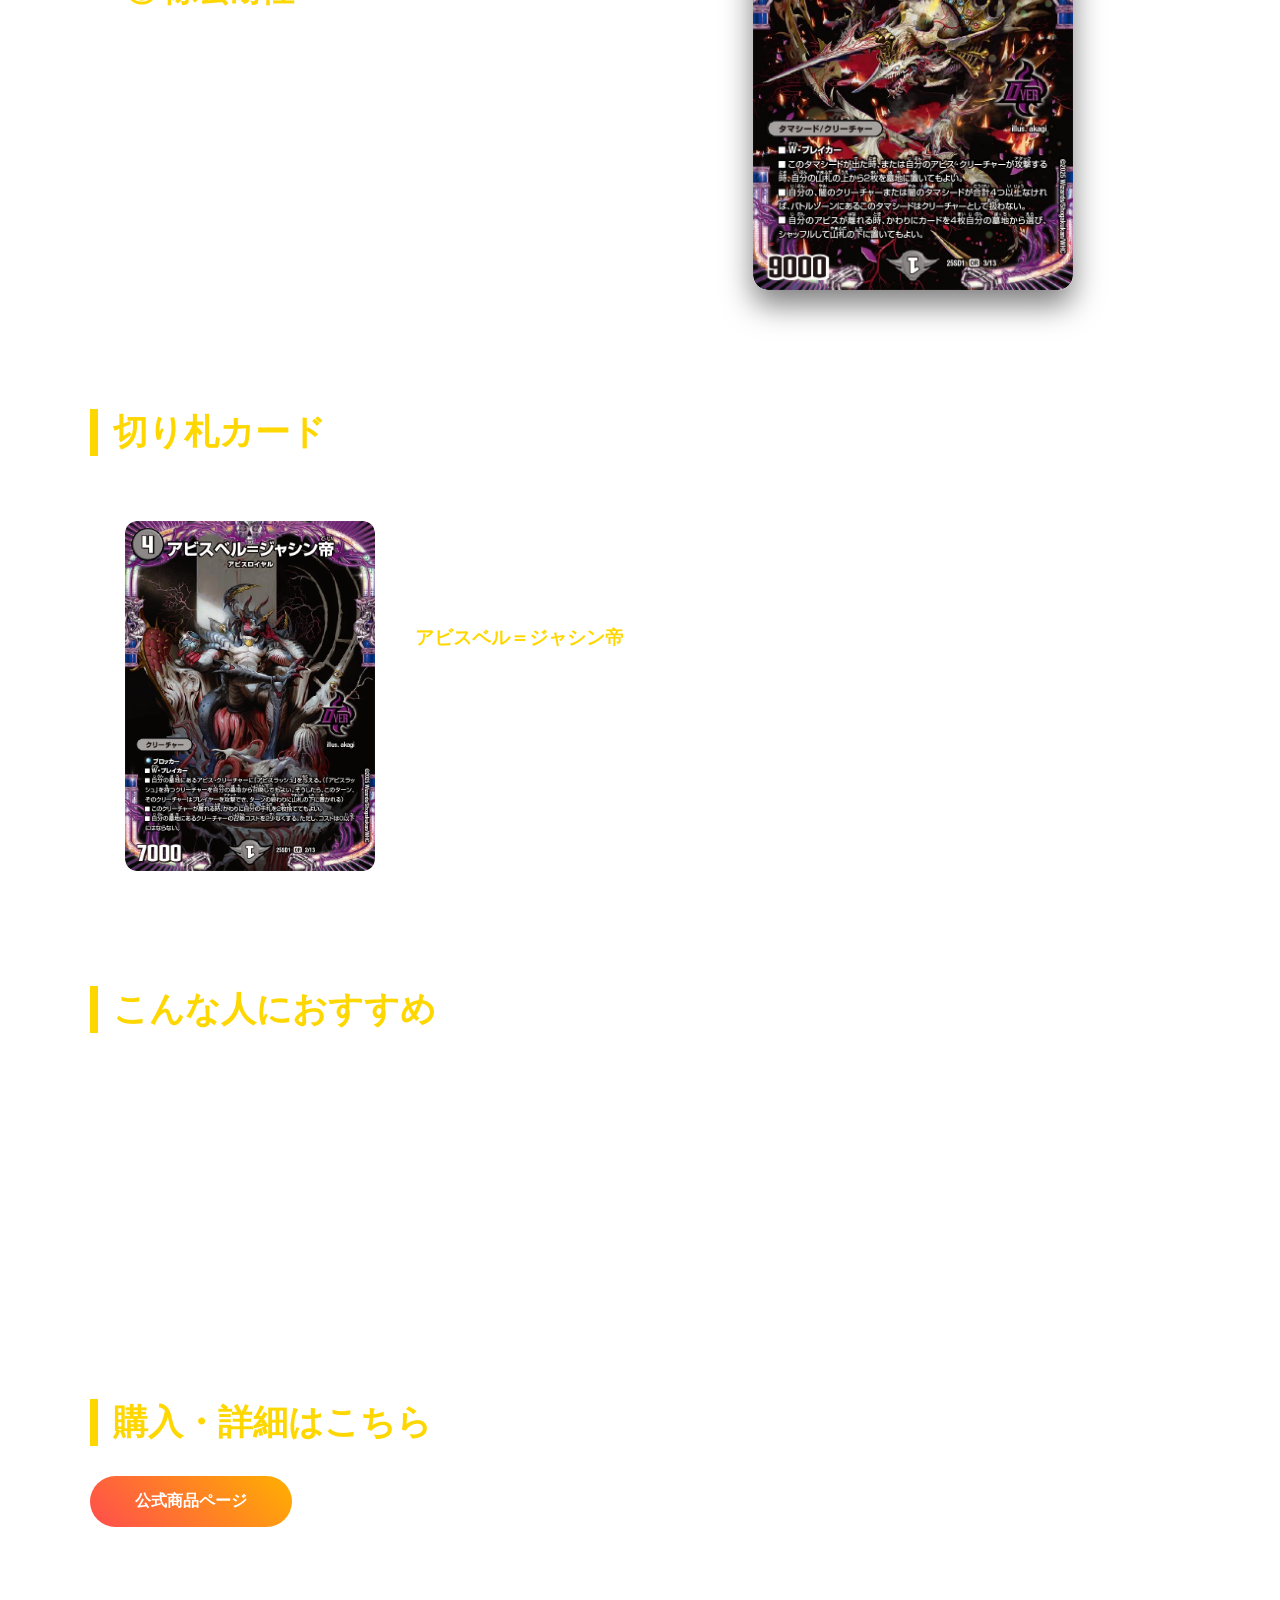
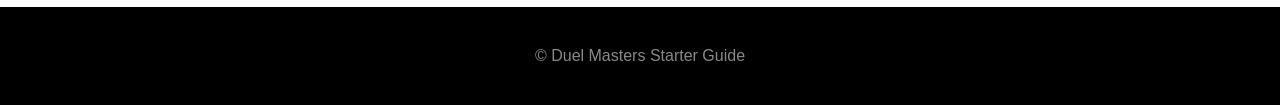
<file: deck4.html>
<!DOCTYPE html>
<html lang="ja">

<head>
    <meta charset="UTF-8">
    <meta name="viewport" content="width=device-width, initial-scale=1.0">

    <title>技の王道 | デュエルマスターズ スターター解説</title>

    <link rel="stylesheet" href="css/deck4.css">
</head>

<body>

    <!-- ===================== -->
    <!-- 起動時オープニング -->
    <!-- ===================== -->

    <div id="loading">

        <!-- 背景の光 -->
        <div class="loading-bg"></div>

        <!-- フラッシュ -->
        <div class="loading-flash"></div>

        <div class="loading-content">

            <div class="loading-card">
                <img src="images/technique_op.jpg" alt="ジャシン帝">
            </div>

        </div>

    </div>

<header class="deck-hero technique-bg">

    <div class="overlay">

        <h1>《技の王道》</h1>

        <p>
            トリッキーな動きで翻弄しろ！！<br>
            闇文明主体のスターターデッキ
        </p>
    </div>

</header>

<section>

<h2>デッキの特徴</h2>

<div class="info-card">

    

<h3>基本戦略</h3>

<div class="resipi">
<img src="images\technique_resipi.jpeg" alt="レシピ">
</div>

<p>

技の王道は墓地を溜めながら、
カード同士の効果で相手を妨害・翻弄するデッキ。「効果を活かしたテクニカルな動きの体験」を味わえる。

</p>

</div>

</section>

<section id="status-section">
    <h2>おすすめ度</h2>
    <div class="status">
        <div>
            <h3>初心者向け</h3>
            <div class="star-rating">★★☆☆☆</div>
        </div>
        <div>
            <h3>攻撃力</h3>
            <div class="star-rating">★★★★☆</div>
        </div>
        <div>
            <h3>防御力</h3>
            <div class="star-rating">★★★★☆</div>
        </div>
        <div>
            <h3>難しさ</h3>
            <div class="star-rating">★★★★☆</div>
        </div>
    </div>
</section>

<section>

<h2>特徴</h2>

<div class="play-step">

    <div class="text">

        <h3>① 多くの墓地肥やし</h3>

        <div class="fade">

        <p>
        墓地にカードをどんどん増やしていこう！
        </p>

        <ul>
            <li>「フォーク＝フォック」をはじめとして、多くのカードが墓地を増やす能力を持っている</li>
            <li>たくさんカードを墓地に置いていこう！</li>
        </ul>

        </div>

    </div>

    <div class="image">

        <img src="images/technique_1.jpg">

    </div>

</div>



<div class="play-step reverse">

    <div class="text">

        <h3>② 墓地利用</h3>

        <div class="fade">

        <p>
        増えた墓地を活かして効果を発動しよう！
        </p>

        <ul>
            <li>「漆黒の深淵ジャシン帝」などは墓地を元に破壊や召喚を行う</li>
            <li>多くの墓地を活かして妨害しよう！</li>
        </ul>

        </div>

    </div>

    <div class="image">

        <img src="images/technique_2.jpg">

    </div>

</div>



<div class="play-step">

    <div class="text">

        <h3>③ 除去耐性</h3>

        <div class="fade">

        <p>
        効果を使って盤面を強固にしよう！
        </p>

        <ul>
            <li>「邪龍ジャブラッド」などは場を離れるかわりに墓地のカードを山札に返すことで耐えれる</li>
            <li>増えた墓地を利用して耐性を付けて制圧しよう！</li>
        </ul>

        </div>

    </div>

    <div class="image">

        <img src="images/technique_3.jpg">

    </div>

</div>

</section>    



<section>

<h2>切り札カード</h2>

<div class="ace-card">

<img src="images/technique_ace.jpg" alt="切り札">

<div>

<h3>アビスベル＝ジャシン帝</h3>

<div class="fade">

<p>
    パワー７０００のブロッカー
    <br>
    
</p>

<p>

攻守共に強力な効果を持ったクリーチャー！<br>
墓地から召喚できる効果と除去耐性を持つ。状況に応じて巧みに使い分けよう！



</p>

</div>

</div>

</div>

</section>

<section>

<h2>こんな人におすすめ</h2>

<div class="recommend">

<ul>

<li>テクニカルに攻撃したい！</li>

<li>相手を妨害しながらゲームを決めたい！</li>

<li>カードの効果の連鎖を楽しみたい！</li>

<li>頭を使う難しいプレイが好き！</li>

</ul>

</div>


</section>

<section class="buy-section">
        <h2>購入・詳細はこちら</h2>
        <div class="buy-card">
            <a href="https://dm.takaratomy.co.jp/product/dm25sd1/" class="btn buy-btn" target="_blank">
                公式商品ページ
            </a>
        </div>
    </section>



<footer>

<p>

© Duel Masters Starter Guide

</p>

</footer>

 <!-- 画面右上に固定表示される戻るボタン -->
    <a href="index.html" class="btn top-back-btn">
        トップページへ戻る
    </a>

<script src="js/script.js"></script>

</body>

</html>
</file>
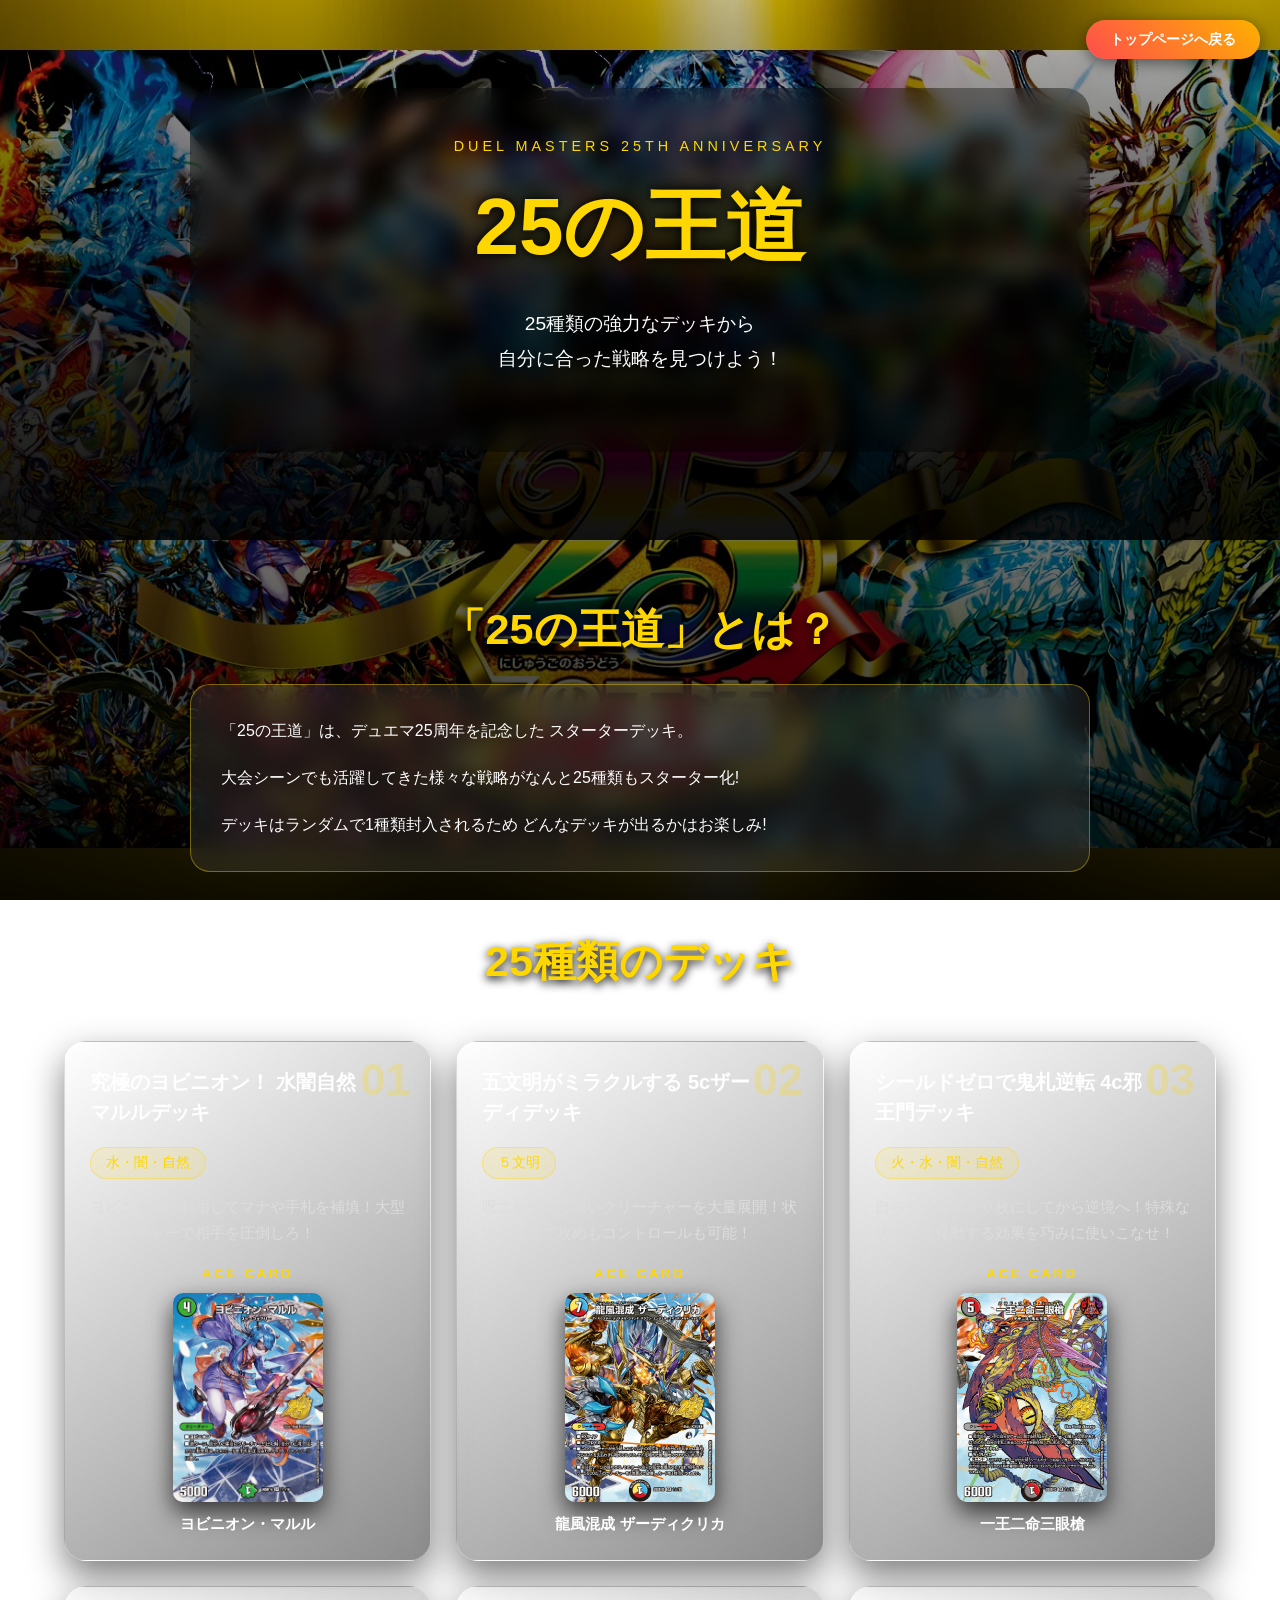
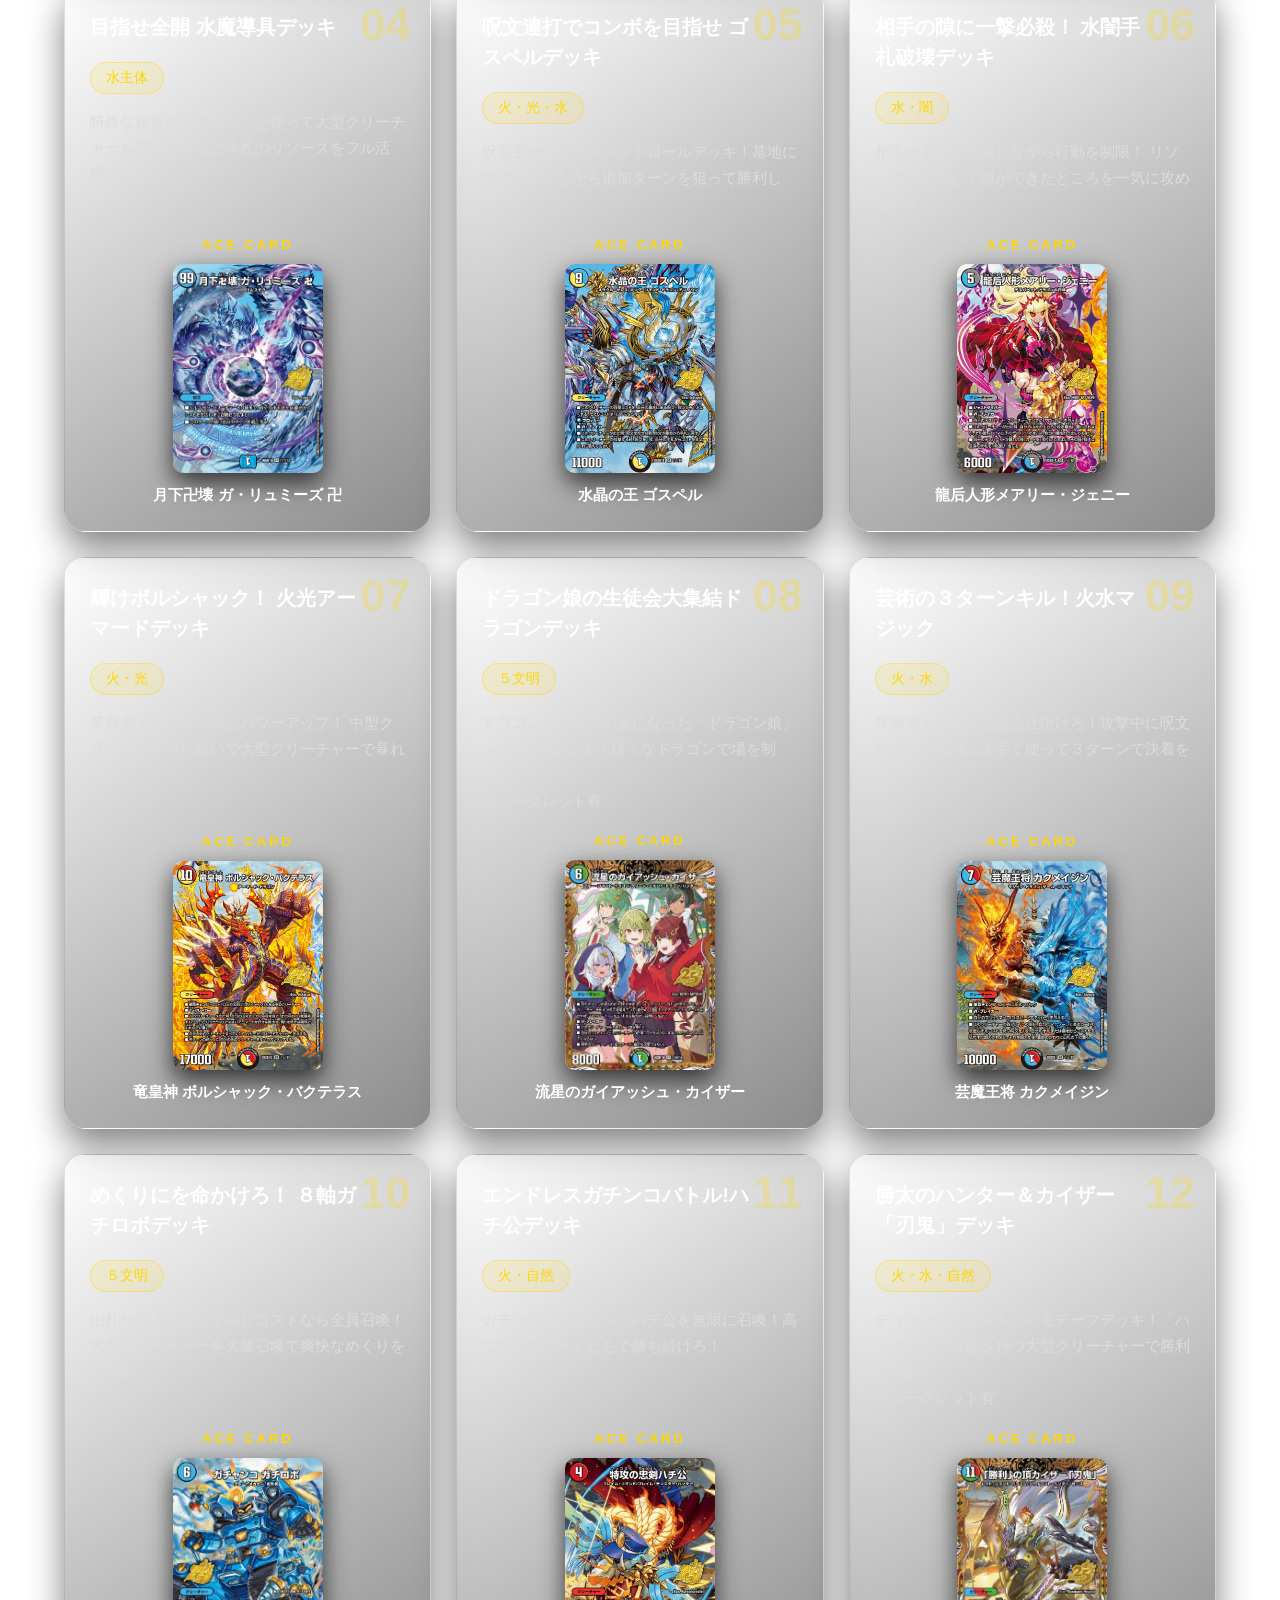
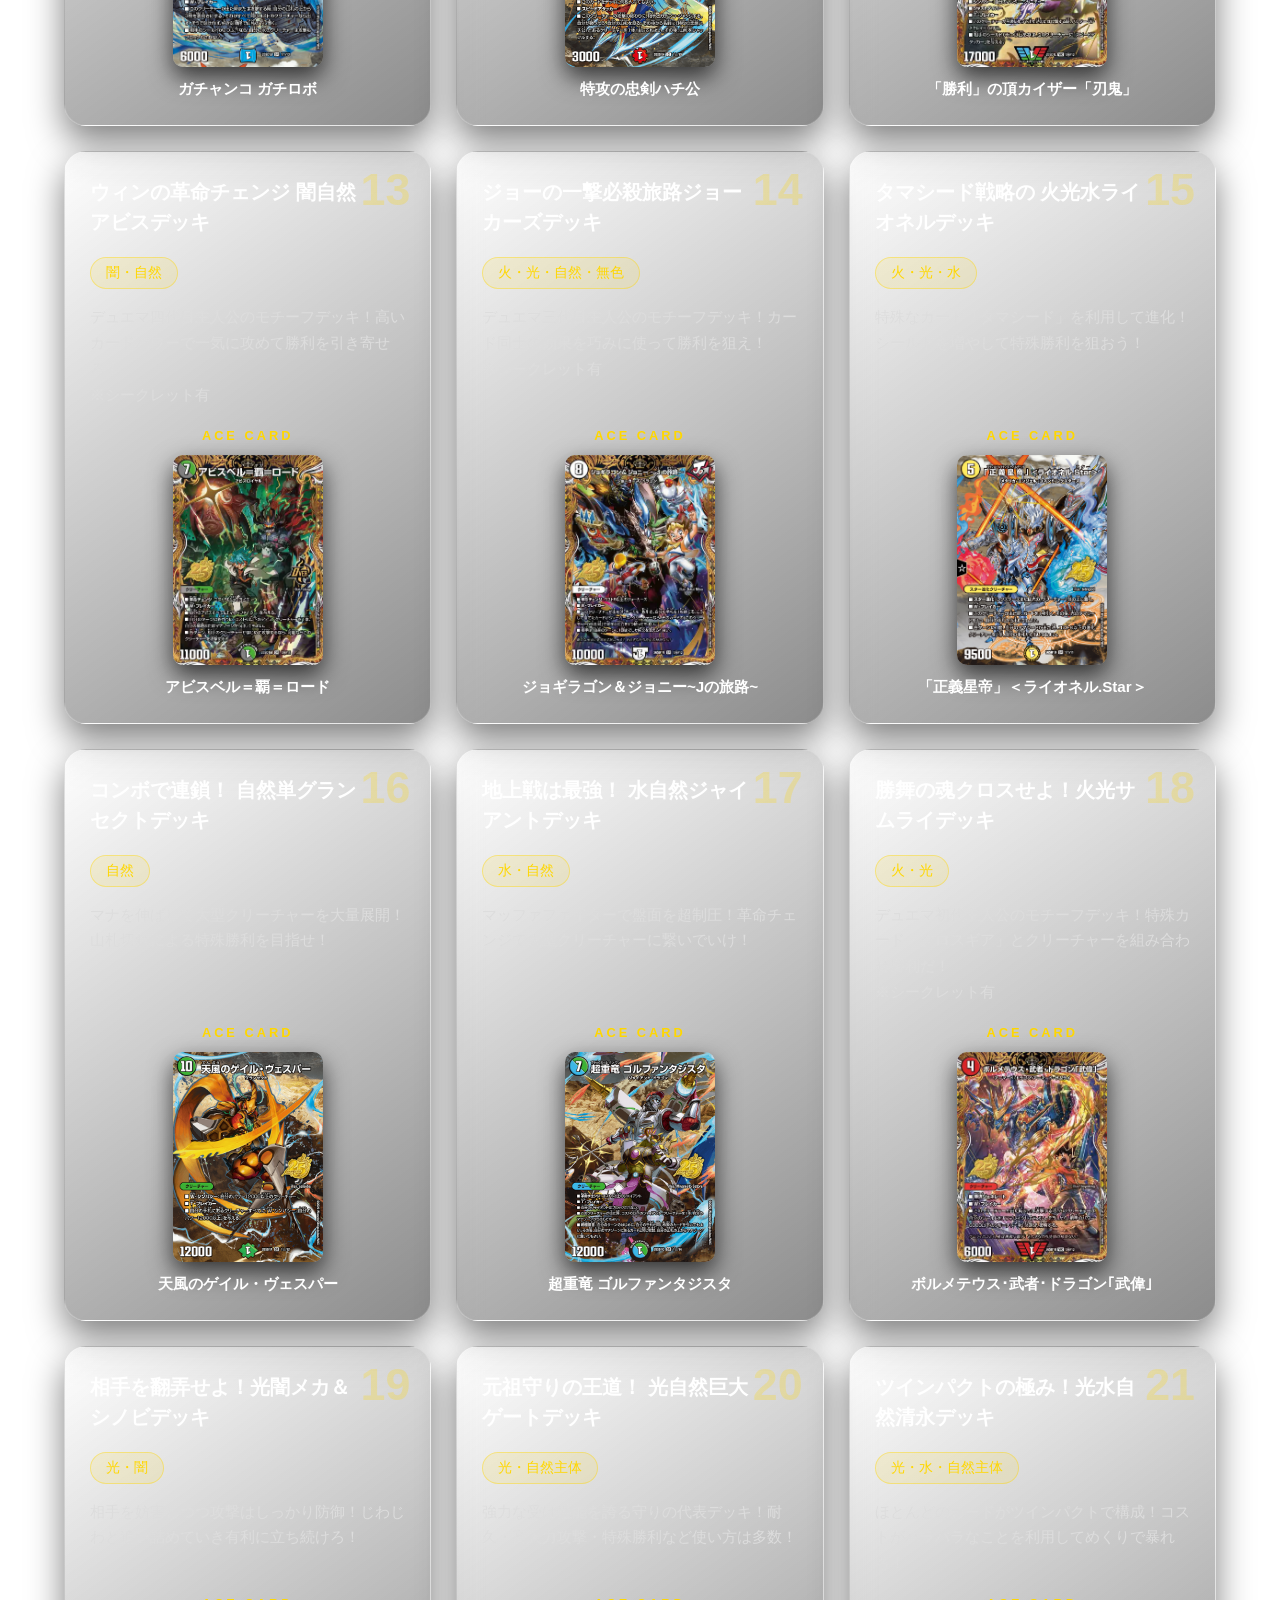
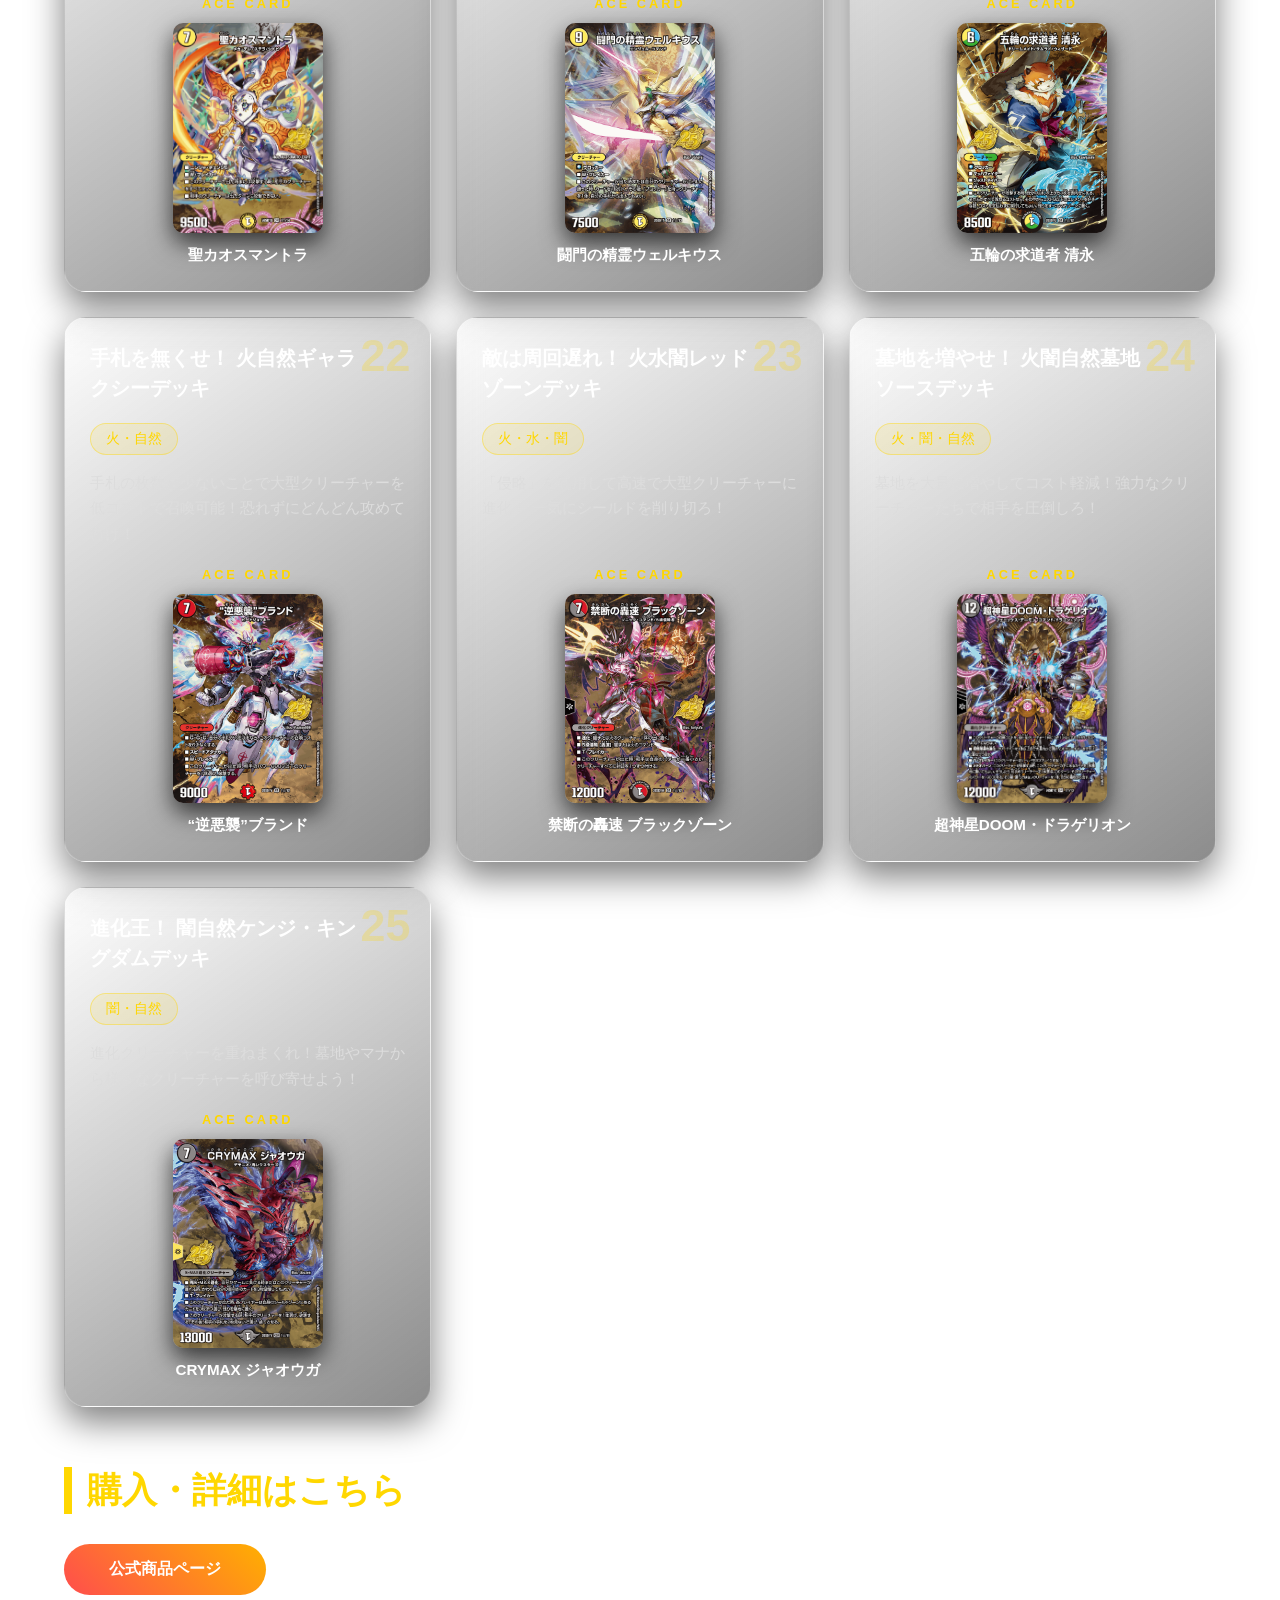
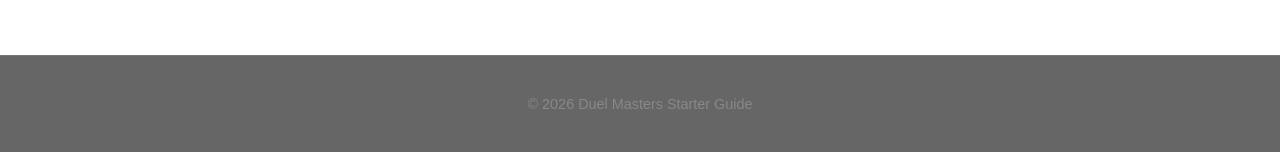
<file: deck5.html>
<!DOCTYPE html>
<html lang="ja">

<head>
    <meta charset="UTF-8">
    <meta name="viewport" content="width=device-width, initial-scale=1.0">

    <title>25の王道 | デュエル・マスターズ スターター解説</title>

    <link rel="stylesheet" href="css/deck5.css">


</head>

<body>

   <!-- ===================== -->
    <!-- 起動時オープニング -->
    <!-- ===================== -->

    <div id="loading">

        <!-- 背景の光 -->
        <div class="loading-bg"></div>

        <!-- フラッシュ -->
        <div class="loading-flash"></div>

        <div class="loading-content">

            <div class="loading-card">
                <img src="images/25_op.jpg" alt="25周年">
            </div>

        </div>

    </div>

    


<!-- =========================
     HERO
========================= -->

<header class="hero25">

    <div class="hero25-overlay">

        <p class="anniversary-text">
            DUEL MASTERS 25TH ANNIVERSARY
        </p>

        <h1>
            25の王道
        </h1>

        <p class="hero-description">
            25種類の強力なデッキから<br>
            自分に合った戦略を見つけよう！
        </p>



    </div>

</header>



<!-- =========================
     INTRODUCTION
========================= -->

<section class="intro25">

    <h2>「25の王道」とは？</h2>

    <div class="intro-box">

        <p>
            「25の王道」は、デュエマ25周年を記念した
            スターターデッキ。
        </p>

        <p>
            大会シーンでも活躍してきた様々な戦略がなんと25種類もスターター化!
        </p>

        <p>
            デッキはランダムで1種類封入されるため
            どんなデッキが出るかはお楽しみ!
        </p>

    </div>

</section>



<!-- =========================
     25 DECK LIST
========================= -->

<section class="deck25-list">

    <h2>25種類のデッキ</h2>

    <p class="section-description">

    </p>


    <div class="deck25-grid">


        <!-- 01 -->

        <article class="deck25-card">

            <span class="deck-number">01</span>

            <h3>
                究極のヨビニオン！
                水闇自然マルルデッキ
            </h3>

            <div class="civilization">
                水・闇・自然
            </div>

            <p>
                ヨビニオンを利用してマナや手札を補填！大型クリーチャーで相手を圧倒しろ！
            </p>

            <div class="ace">

                <h4>ACE CARD</h4>

                <img
                    src="images/25_maruru.jpg"
                    alt="ヨビニオン・マルル">

                <strong>
                    ヨビニオン・マルル
                </strong>

            </div>

        </article>



        <!-- 02 -->

        <article class="deck25-card">

            <span class="deck-number">02</span>

            <h3>
                五文明がミラクルする
                5cザーディデッキ
            </h3>

            <div class="civilization">
                ５文明
            </div>

            <p>
                呪文を使って強いクリーチャーを大量展開！状況に応じて攻めもコントロールも可能！
            </p>

            <div class="ace">

                <h4>ACE CARD</h4>

                <img
                    src="images/25_zardiclica.jpg"
                    alt="龍風混成 ザーディクリカ">

                <strong>
                    龍風混成 ザーディクリカ
                </strong>

            </div>

        </article>



        <!-- 03 -->

        <article class="deck25-card">

            <span class="deck-number">03</span>

            <h3>
                シールドゼロで鬼札逆転
                4c邪王門デッキ
            </h3>

            <div class="civilization">
                火・水・闇・自然
            </div>

            <p>
                自らシールドを０枚にしてから逆境へ！特殊な状況下で発動する効果を巧みに使いこなせ！
            </p>

            <div class="ace">

                <h4>ACE CARD</h4>

                <img
                    src="images/25_barado.jpg"
                    alt="一王二命三眼槍">

                <strong>
                    一王二命三眼槍
                </strong>

            </div>

        </article>



        <!-- 04 -->

        <article class="deck25-card">

            <span class="deck-number">04</span>

            <h3>
                目指せ全開
                水魔導具デッキ
            </h3>

            <div class="civilization">
                水主体
            </div>

            <p>
                特殊な種族の「魔導具」を使って大型クリーチャーを召喚！墓地と手札のリソースをフル活用！
            </p>

            <div class="ace">

                <h4>ACE CARD</h4>

                <img
                    src="images/25_garyumi.jpg"
                    alt="月下卍壊 ガ・リュミーズ 卍">

                <strong>
                    月下卍壊 ガ・リュミーズ 卍
                </strong>

            </div>

        </article>



        <!-- 05 -->

        <article class="deck25-card">

            <span class="deck-number">05</span>

            <h3>
                呪文連打でコンボを目指せ
                ゴスペルデッキ
            </h3>

            <div class="civilization">
                火・光・水
            </div>

            <p>
                呪文主体のアグロコントロールデッキ！墓地に呪文をためながら追加ターンを狙って勝利しろ！
            </p>

            <div class="ace">

                <h4>ACE CARD</h4>

                <img
                    src="images/25_gosuperu.jpg"
                    alt="水晶の王 ゴスペル">

                <strong>
                    水晶の王 ゴスペル
                </strong>

            </div>

        </article>



        <!-- 06 -->

        <article class="deck25-card">

            <span class="deck-number">06</span>

            <h3>
                相手の隙に一撃必殺！
                水闇手札破壊デッキ
            </h3>

            <div class="civilization">
                水・闇
            </div>

            <p>
                相手の手札を破壊しながら行動を制限！
                リソースが枯渇して隙ができたところを一気に攻め込め！
            </p>

            <div class="ace">

                <h4>ACE CARD</h4>

                <img
                    src="images/25_meary.jpg"
                    alt="龍后人形メアリー・ジェニー">

                <strong>
                    龍后人形メアリー・ジェニー
                </strong>

            </div>

        </article>



        <!-- 07 -->

        <article class="deck25-card">

            <span class="deck-number">07</span>

            <h3>
                輝けボルシャック！
                火光アーマードデッキ
            </h3>

            <div class="civilization">
                火・光
            </div>

            <p>
                革命チェンジで一気にパワーアップ！
                中型クリーチャーから繋いで大型クリーチャーで暴れろ！
            </p>

            <div class="ace">

                <h4>ACE CARD</h4>

                <img
                    src="images/25_bakuterasu.jpg"
                    alt="竜皇神 ボルシャック・バクテラス">

                <strong>
                    竜皇神 ボルシャック・バクテラス
                </strong>

            </div>

        </article>



        <!-- 08～25 -->

        <article class="deck25-card">

            <span class="deck-number">08</span>

            <h3>ドラゴン娘の生徒会大集結ドラゴンデッキ</h3>

            <div class="civilization">
                ５文明
            </div>

            <p>
                ドラゴンが女の子の姿になった「ドラゴン娘」＋αの連鎖デッキ！様々なドラゴンで場を制圧！<br>
                ※シークレット有
            </p>

            <div class="ace">

                <h4>ACE CARD</h4>

                <img
                    src="images/25_doramusu.jpg"
                    alt="流星のガイアッシュ・カイザー">

                <strong>
                    流星のガイアッシュ・カイザー
                </strong>

            </div>

        </article>



        <article class="deck25-card">

            <span class="deck-number">09</span>

            <h3>芸術の３ターンキル！火水マジック</h3>

            <div class="civilization">
                火・水
            </div>

            <p>
                革命チェンジで速攻を仕掛けろ！攻撃中に呪文を使える効果を上手く使って３ターンで決着を狙え！
            </p>

            <div class="ace">

                <h4>ACE CARD</h4>

                <img src="images/25_mazikku.jpg" alt="芸魔王将 カクメイジン">

                <strong>芸魔王将 カクメイジン</strong>

            </div>

        </article>



        <article class="deck25-card">

            <span class="deck-number">10</span>

            <h3>めくりにを命かけろ！
                ８軸ガチロボデッキ</h3>

            <div class="civilization">
                ５文明
            </div>

            <p>
                山札から３枚を見て同じコストなら全員召喚！大型クリーチャーを大量召喚で爽快なめくりを楽しめ！
            </p>

            <div class="ace">

                <h4>ACE CARD</h4>

                <img
                    src="images/25_gatirobo.jpg"
                    alt="ガチャンコ ガチロボ">

                <strong>
                    ガチャンコ ガチロボ
                </strong>

            </div>

        </article>



        <article class="deck25-card">

            <span class="deck-number">11</span>

            <h3>エンドレスガチンコバトル!ハチ公デッキ</h3>

            <div class="civilization">
                火・自然
            </div>

            <p>
                ガチンコ・ジャッジでハチ公を無限に召喚！高コストのカードたちで勝ち続けろ！

            </p>
            <div class="ace">

                <h4>ACE CARD</h4>

                <img
                    src="images/25_hatikou.jpg"
                    alt="特攻の忠剣ハチ公">

                <strong>
                    特攻の忠剣ハチ公
                </strong>

            </div>

        </article>



        <article class="deck25-card">

            <span class="deck-number">12</span>

            <h3>勝太のハンター＆カイザー「刃鬼」デッキ</h3>

            <div class="civilization">
                火・水・自然
            </div>

            <p>
                デュエマ二代目主人公のモチーフデッキ！「ハンター」の種族を持つ大型クリーチャーで勝利を掴め！<br>
                ※シークレット有
            </p>

            <div class="ace">

                <h4>ACE CARD</h4>

                <img src="images/25_katta.jpg" alt="「勝利」の頂カイザー「刃鬼」">

                <strong>「勝利」の頂カイザー「刃鬼」</strong>

            </div>

        </article>



        <article class="deck25-card">

            <span class="deck-number">13</span>

            <h3>
                ウィンの革命チェンジ
                闇自然アビスデッキ
            </h3>

            <div class="civilization">
                闇・自然
            </div>

            <p>
               デュエマ四代目主人公のモチーフデッキ！高いカードパワーで一気に攻めて勝利を引き寄せろ！<br>
                ※シークレット有
            </p>

            <div class="ace">

                <h4>ACE CARD</h4>

                <img
                    src="images/25_abisu.jpg"
                    alt="アビスベル＝覇＝ロード">

                <strong>
                    アビスベル＝覇＝ロード
                </strong>

            </div>

        </article>



        <article class="deck25-card">

            <span class="deck-number">14</span>

            <h3>ジョーの一撃必殺旅路ジョーカーズデッキ</h3>

            <div class="civilization">
                火・光・自然・無色
            </div>

            <p>デュエマ三代目主人公のモチーフデッキ！カード同士の効果を巧みに使って勝利を狙え！<br>
                ※シークレット有</p>

            <div class="ace">

                <h4>ACE CARD</h4>

                <img src="images/25_tabizi.jpg" alt="ジョギラゴン＆ジョニー~Jの旅路~">

                <strong>ジョギラゴン＆ジョニー~Jの旅路~</strong>

            </div>

        </article>



        <article class="deck25-card">

            <span class="deck-number">15</span>

            <h3>
                タマシード戦略の
                火光水ライオネルデッキ
            </h3>

            <div class="civilization">
                火・光・水
            </div>

            <p>
                特殊なカード「タマシード」を利用して進化！
                シールドを増やして特殊勝利を狙おう！
            </p>

            <div class="ace">

                <h4>ACE CARD</h4>

                <img
                    src="images/25_raioneru.jpg"
                    alt="「正義星帝」ライオネル.Star">

                <strong>
                    「正義星帝」＜ライオネル.Star＞
                </strong>

            </div>

        </article>



        <article class="deck25-card">

            <span class="deck-number">16</span>

            <h3>
                コンボで連鎖！
                自然単グランセクトデッキ
            </h3>

            <div class="civilization">
                自然
            </div>

            <p>
                マナを伸ばして大型クリーチャーを大量展開！山札切れによる特殊勝利を目指せ！
            </p>

            <div class="ace">

                <h4>ACE CARD</h4>

                <img
                    src="images/25_geiru.jpg"
                    alt="天風のゲイル・ヴェスパー">

                <strong>
                    天風のゲイル・ヴェスパー
                </strong>

            </div>

        </article>



        <article class="deck25-card">

            <span class="deck-number">17</span>

            <h3>
                地上戦は最強！
                水自然ジャイアントデッキ
            </h3>

            <div class="civilization">
                水・自然
            </div>

            <p>
                マッファファイターで盤面を超制圧！革命チェンジで大型クリーチャーに繋いでいけ！
            </p>

            <div class="ace">

                <h4>ACE CARD</h4>

                <img
                    src="images/25_gorufan.jpg"
                    alt="超重竜 ゴルファンタジスタ">

                <strong>
                    超重竜 ゴルファンタジスタ
                </strong>

            </div>

        </article>



        <article class="deck25-card">

            <span class="deck-number">18</span>

            <h3>勝舞の魂クロスせよ！火光サムライデッキ</h3>

            <div class="civilization">
                火・光
            </div>

            <p>デュエマ初代主人公のモチーフデッキ！特殊カード「クロスギア」とクリーチャーを組み合わせ勝利だ！<br>
                ※シークレット有
            </p>
            <div class="ace">

                <h4>ACE CARD</h4>

                <img src="images/25_syoubu.jpg" alt="ボルメテウス･武者･ドラゴン｢武偉｣">

                <strong>ボルメテウス･武者･ドラゴン｢武偉｣</strong>

            </div>

        </article>



        <article class="deck25-card">

            <span class="deck-number">19</span>

            <h3>
                相手を翻弄せよ！光闇メカ＆シノビデッキ
            </h3>

            <div class="civilization">
                光・闇
            </div>

            <p>
                相手を妨害しつつ攻撃はしっかり防御！じわじわと追い詰めていき有利に立ち続けろ！
            </p>

            <div class="ace">

                <h4>ACE CARD</h4>

                <img
                    src="images/25_mantora.jpg"
                    alt="聖カオスマントラ">

                <strong>
                    聖カオスマントラ
                </strong>

            </div>

        </article>



        <article class="deck25-card">

            <span class="deck-number">20</span>

            <h3>
                元祖守りの王道！
                光自然巨大ゲートデッキ
            </h3>

            <div class="civilization">
                光・自然主体
            </div>

            <p>
                強力な受け性能を誇る守りの代表デッキ！耐久・高火力攻撃・特殊勝利など使い方は多数！
            </p>

            <div class="ace">

                <h4>ACE CARD</h4>

                <img
                    src="images/25_weruki.jpg"
                    alt="闘門の精霊ウェルキウス">

                <strong>
                    闘門の精霊ウェルキウス
                </strong>

            </div>

        </article>



        <article class="deck25-card">

            <span class="deck-number">21</span>

            <h3>ツインパクトの極み！光水自然清永デッキ</h3>

            <div class="civilization">
                光・水・自然主体
            </div>

            <p>ほとんどのカードがツインパクトで構成！コストがバラバラなことを利用してめくりで暴れろ！</p>

            <div class="ace">

                <h4>ACE CARD</h4>

                <img src="images/25_kiyonaga.jpg" alt="五輪の求道者 清永">

                <strong>五輪の求道者 清永</strong>

            </div>

        </article>



        <article class="deck25-card">

            <span class="deck-number">22</span>

            <h3>
                手札を無くせ！
                火自然ギャラクシーデッキ
            </h3>

            <div class="civilization">
                火・自然
            </div>

            <p>
                手札の枚数が少ないことで大型クリーチャーを低コストで召喚可能！恐れずにどんどん攻めて行け！
            </p>

            <div class="ace">

                <h4>ACE CARD</h4>

                <img
                    src="images/25_gyakuakusyu.jpg"
                    alt="逆悪襲ブランド">

                <strong>
                    “逆悪襲”ブランド
                </strong>

            </div>

        </article>



        <article class="deck25-card">

            <span class="deck-number">23</span>

            <h3>
                敵は周回遅れ！
                火水闇レッドゾーンデッキ
            </h3>

            <div class="civilization">
                火・水・闇
            </div>

            <p>
                「侵略」を利用して高速で大型クリーチャーに進化！
                一気にシールドを削り切ろ！
            </p>

            <div class="ace">

                <h4>ACE CARD</h4>

                <img
                    src="images/25_burakkuzon.jpg"
                    alt="禁断の轟速 ブラックゾーン">

                <strong>
                    禁断の轟速 ブラックゾーン
                </strong>

            </div>

        </article>



        <article class="deck25-card">

            <span class="deck-number">24</span>

            <h3>
                墓地を増やせ！
                火闇自然墓地ソースデッキ
            </h3>

            <div class="civilization">
                火・闇・自然
            </div>

            <p>
                墓地を大量に増やしてコスト軽減！強力なクリーチャーたちで相手を圧倒しろ！
            </p>

            <div class="ace">

                <h4>ACE CARD</h4>

                <img
                    src="images/25_doom.jpg"
                    alt="超神星DOOM・ドラゲリオン">

                <strong>
                    超神星DOOM・ドラゲリオン
                </strong>

            </div>

        </article>



        <article class="deck25-card">

            <span class="deck-number">25</span>

            <h3>
                進化王！
                闇自然ケンジ・キングダムデッキ
            </h3>

            <div class="civilization">
                闇・自然
            </div>

            <p>
                進化クリーチャーを重ねまくれ！墓地やマナから様々なクリーチャーを呼び寄せよう！
            </p>

            <div class="ace">

                <h4>ACE CARD</h4>

                <img
                    src="images/25_crymax.jpg"
                    alt="CRYMAX ジャオウガ">

                <strong>
                    CRYMAX ジャオウガ
                </strong>

            </div>

        </article>


    </div>

</section>

<section class="buy-section">
        <h5>購入・詳細はこちら</h5>
        <div class="buy-card">
            <a href="https://dm.takaratomy.co.jp/product/dm26sd1/" class="btn" target="_blank">
                公式商品ページ
            </a>
        </div>
    </section>



<!-- =========================
     FOOTER
========================= -->

<footer>

    <p>
        © 2026 Duel Masters Starter Guide
    </p>

</footer>

 <!-- 画面右上に固定表示される戻るボタン -->
 <!-- footerの下など bodyの閉じタグ直前に配置 -->
<a href="index.html" class="button top-back-btn">
    トップページへ戻る
</a>


</body>
</html>
</file>
<file: css/deck1.css>
/* ==========================
   リセット
========================== */

*{
    margin:0;
    padding:0;
    box-sizing:border-box;
}

html{
    scroll-behavior:smooth;
}

body{
    font-family: "Noto Sans JP", sans-serif;
    color:#ffffff;

    background:
    linear-gradient(rgba(0,0,0,.20),rgba(0,0,0,.92)),
    url("../images/attack_back.jpg"); /* cssフォルダからの参照のため ../ を追加 */

    background-size:cover;
    background-position:center;
    background-attachment:fixed;
}

/* ==========================
   ヘッダー
========================== */

.deck-hero{
    display:flex;
    justify-content:center;
    align-items:center;
    text-align:center;
    padding: 60px 20px;
}

.deck-hero h1{
    font-size:4rem;
    color:#FFD700;
    text-shadow:
        0 0 15px #000,
        0 0 30px #000;
}

.deck-hero p{
    margin:25px 0;
    font-size:1.3rem;
    line-height:2;
}

.overlay{
    background: rgba(41, 35, 34, 0.677);
    margin-bottom: 20px;
    backdrop-filter: blur(8px);
    padding: 30px 60px;
    border-radius:20px;
}

/* ==========================
   ボタン
========================== */

.btn{
    display:inline-block;
    padding:15px 45px;
    text-decoration:none;
    color:white;
    border-radius:50px;
    background:linear-gradient(45deg,#ff4d4d,#ffb000);
    font-weight:bold;
    transition:.3s;
}

.btn:hover{
    transform:scale(1.08);
    box-shadow:0 0 25px gold;
}

/* 右上追従（スクロール追従）固定ボタン */
.btn.top-back-btn {
    position: fixed;
    top: 20px;
    right: 20px;
    z-index: 1000;
    margin-top: 0;
    padding: 10px 24px;
    font-size: 0.9rem;
    box-shadow: 0 4px 15px rgba(0, 0, 0, 0.5);
}

/* ==========================
   セクション
========================== */

section{
    width:90%;
    max-width:1100px;
    margin:80px auto;
}

section h2{
    font-size:2.2rem;
    color:#FFD700;
    margin-bottom:30px;
    border-left:8px solid gold;
    padding-left:15px;
}

/* ==========================
   情報カード
========================== */

.info-card{
    background:rgba(255,255,255,.08);
    backdrop-filter:blur(10px);
    border-radius:20px;
    padding:35px;
    line-height:2;
    box-shadow:0 10px 30px rgba(0,0,0,.5);
}

.info-card .resipi img{
    display: block;
    margin: 20px auto;
    max-width: 100%;
    height: auto;
    width: 600px;
}

/* ==========================
   ステータス
========================== */

.status{
    display:grid;
    grid-template-columns:repeat(auto-fit,minmax(220px,1fr));
    gap:25px;
}

.status div{
    background:rgba(255,255,255,.08);
    padding:30px;
    border-radius:20px;
    text-align:center;
    backdrop-filter:blur(10px);
    transition:.3s;
}

.status div:hover{
    transform:translateY(-8px);
}

.status h3{
    margin-bottom:15px;
    color:#FFD700;
}

/* ==========================
   タイムライン（特徴）
========================== */

.timeline{
    display:grid;
    grid-template-columns:repeat(auto-fit,minmax(280px,1fr));
    gap:30px;
}

.play-step{
    display:flex;
    align-items:center;
    justify-content:space-between;
    gap:60px;
    margin:70px 0;
    padding:35px;
    background:rgba(255,255,255,.08);
    backdrop-filter:blur(12px);
    border-radius:20px;
}

.play-step.reverse{
    flex-direction:row-reverse;
}

.text{
    flex:1;
}

.text h3{
    color:#FFD700;
    font-size:2rem;
    margin-bottom:20px;
}

.text p{
    line-height:2;
    margin-bottom:20px;
}

.text li{
    margin:10px 0;
}

.image{
    flex:1;
    text-align:center;
}

.image img{
    width:320px;
    max-width:100%;
    border-radius:15px;
    transition:.3s;
    box-shadow:0 15px 30px rgba(0,0,0,.5);
}

/* ==========================
   切り札紹介
========================== */

.ace-card{
    display:flex;
    align-items:center;
    gap:40px;
    background:rgba(255,255,255,.08);
    padding:35px;
    border-radius:20px;
    backdrop-filter:blur(10px);
}

.ace-card img{
    width: 250px;
    max-width: 100%;
    height: auto;
    border-radius: 12px;
}

.ace-card h3{
    color:#FFD700;
    margin-bottom:20px;
}

.ace-card p{
    line-height:2;
}

/* ==========================
   おすすめ
========================== */

.recommend{
    background:rgba(255,255,255,.08);
    padding:35px;
    border-radius:20px;
    backdrop-filter:blur(10px);
}

.recommend ul{
    padding-left:25px;
}

.recommend li{
    margin:18px 0;
    font-size:1.1rem;
}

/* ==========================
   フッター
========================== */

footer{
    margin-top:80px;
    padding:40px;
    text-align:center;
    background:#000;
    color:#888;
}

/* ==========================
   デッキごとのテーマカラー
========================== */

.attack-bg h1{
    color:#ff4d4d;
}

.defense-bg h1{
    color:#39a9ff;
}

.power-bg h1{
    color:#ff9800;
}

.technique-bg h1{
    color:#d26dff;
}

.anniversary-bg h1{
    color:#FFD700;
}

/* ==========================
   アニメーション
========================== */

.info-card,
.status div,
.step,
.ace-card,
.recommend{
    transition:.35s;
}

/* ==========================
   レスポンシブ（メディアクエリ）
========================== */

/* 1. タブレット・スマートフォン共通 (768px以下) */
@media (max-width: 768px) {

    .btn.top-back-btn {
        top: 12px;
        right: 12px;
        padding: 8px 16px;
        font-size: 0.8rem;
        width: auto;
        max-width: none;
    }

    .deck-hero {
        padding: 40px 15px;
    }

    .deck-hero h1 {
        font-size: 2.2rem;
    }

    .deck-hero p {
        font-size: 1rem;
        margin: 15px 0;
    }

    .overlay {
        padding: 20px 15px;
    }

    section {
        width: 94%;
        margin: 40px auto;
    }

    section h2 {
        font-size: 1.6rem;
        margin-bottom: 20px;
    }

    .info-card {
        padding: 20px;
    }

    .info-card .resipi img {
        width: 100%;
    }

    .status {
        grid-template-columns: repeat(2, 1fr);
        gap: 15px;
    }

    .status div {
        padding: 15px 10px;
    }

    .play-step,
    .play-step.reverse {
        flex-direction: column;
        gap: 20px;
        padding: 20px;
        margin: 30px 0;
    }

    .text h3 {
        font-size: 1.5rem;
    }

    .image img {
        width: 100%;
        max-width: 280px;
    }

    .ace-card {
        flex-direction: column;
        text-align: center;
        padding: 20px;
        gap: 20px;
    }

    .ace-card img {
        width: 180px;
    }

    .ace-card h3 {
        font-size: 1.5rem;
    }

    .recommend {
        padding: 20px;
    }

    .recommend li {
        font-size: 0.95rem;
        margin: 12px 0;
    }
}

/* 2. 小型スマートフォン専用 (480px以下) */
@media (max-width: 480px) {

    .deck-hero h1 {
        font-size: 1.8rem;
    }

    .status {
        grid-template-columns: 1fr;
    }

    .text ul {
        padding-left: 15px;
    }
}


/* ==========================
   オープニング背景
========================== */

.loading-bg {
    position: absolute;
    inset: 0;

    background-image:
        linear-gradient(
            rgba(0, 0, 0, 0.80),
            rgba(0, 0, 0, 0.70)
        ),
        url("../images/attack_ace.jpg");

    background-size: cover;
    background-position: center 27%;

    transform: scale(1);

    animation:
        backgroundZoom 4s ease-out forwards;

    z-index: 0;
}

/* 背景がゆっくり拡大 */
@keyframes backgroundZoom {

    0% {
        transform: scale(1.2);
    }

    100% {
        transform: scale(1);
    }

}

/* ==========================
   コンテンツ
========================== */

.loading-content {
    position: relative;

    width: 90%;
    max-width: 650px;

    text-align: center;

    z-index: 2;
}

.loading-card {
    position: relative;
    display: inline-block;
    opacity: 0;

    transform:
        translateY(100px)
        scale(0.1)
        rotate(-8deg);

    animation:
        cardAttack 0.8s
        cubic-bezier(.1,1.5,.3,1)
        0.5s
        forwards;
}

.loading-card img {
    display: block;

    width: min(62vw, 390px);

    max-height: 55vh;

    object-fit: contain;
}

#loading {
    position: fixed;
    inset: 0;

    z-index: 9999;

    display: flex;
    justify-content: center;
    align-items: center;

    overflow: hidden;

    background: #000;

    opacity: 1;
    visibility: visible;
}

@keyframes fadeOutLoading {
    0% {
        opacity: 1;
        visibility: visible;
    }
    100% {
        opacity: 0;
        visibility: hidden;
        pointer-events: none;
    }
}

/* ==========================
   下からカードが飛び込む
========================== */

@keyframes cardAttack {

    0% {
        opacity: 0;

        transform:
            translateY(100vh)
            scale(0.4)
            rotate(-10deg);
    }

    100% {
        opacity: 1;

        transform:
            translateY(0)
            scale(1)
            rotate(0);
    }

}

/* ==========================
   フラッシュ
========================== */

.loading-flash {
    position: absolute;

    left: 50%;
    top: 55%;

    width: 50px;
    height: 50px;

    border-radius: 50%;

    background: white;

    transform: translate(-50%, -50%);

    opacity: 0;

    z-index: 3;

    animation:
        flashEffect
        0.8s
        ease-out
        1.2s
        forwards;

    pointer-events: none;
}

/* フラッシュアニメーション */

@keyframes flashEffect {

    0% {
        opacity: 0;

        width: 50px;
        height: 50px;
    }

    20% {
        opacity: .9;

        width: 200px;
        height: 200px;
    }

    45% {
        opacity: .35;

        width: 600px;
        height: 600px;
    }

    100% {
        opacity: 0;

        width: 1000px;
        height: 1000px;
    }

}

/* ==========================
   オープニング終了（JavaScriptで .hide クラスをつける場合用）
========================== */

#loading.hide {
    opacity: 0;

    visibility: hidden;

    pointer-events: none;

    transition:
        opacity 0.8s
        cubic-bezier(.7,0,.3,1),
        visibility 0.85s;
}

/* ==========================
   スマホ
========================== */

@media (max-width: 768px) {

    .loading-content h1 {
        font-size: 2.5rem;
    }

    .loading-card img {
        width: 72vw;
    }

}


/* 星の親要素 */
.star-rating {
    display: inline-flex;
    justify-content: center;
    gap: 4px;
    font-size: 1.4rem;
    color: #FFD700;
}

/* 個々の星の初期状態（非表示） */
.star-rating .star {
    opacity: 0;
    transform: scale(0.2) translateY(15px);
    transition: opacity 0.4s ease, transform 0.4s cubic-bezier(0.175, 0.885, 0.32, 1.275);
}

/* JSで .is-visible クラスがついた時の表示状態 */
.star-rating .star.is-visible {
    opacity: 1;
    transform: scale(1) translateY(0);
}


.fade {
    opacity: 0;
    transform: translateY(50px);
    transition: 1s;
}

.fade.show {
    opacity: 1;
    transform: translateY(0);
}
</file>
<file: css/deck2.css>
/* ==========================
   リセット
========================== */

*{
    margin:0;
    padding:0;
    box-sizing:border-box;
}

html{
    scroll-behavior:smooth;
}

body{
    font-family: "Noto Sans JP", sans-serif;
    color:#ffffff;

    background:
    linear-gradient(rgba(0,0,0,.20),rgba(0,0,0,.92)),
    url("../images/defense_back.png"); /* cssフォルダからの参照のため ../ を追加 */

    background-size:cover;
    background-position:center;
    background-attachment:fixed;
}

/* ==========================
   ヘッダー
========================== */

.deck-hero{
    display:flex;
    justify-content:center;
    align-items:center;
    text-align:center;
    padding: 60px 20px;
}

.deck-hero h1{
    font-size:4rem;
    color:#FFD700;
    text-shadow:
        0 0 15px #000,
        0 0 30px #000;
}

.deck-hero p{
    margin:25px 0;
    font-size:1.3rem;
    line-height:2;
}

.overlay{
    background: rgba(41, 35, 34, 0.677);
    margin-bottom: 20px;
    backdrop-filter: blur(8px);
    padding: 30px 60px;
    border-radius:20px;
}

/* ==========================
   ボタン
========================== */

.btn{
    display:inline-block;
    padding:15px 45px;
    text-decoration:none;
    color:white;
    border-radius:50px;
    background:linear-gradient(45deg,#ff4d4d,#ffb000);
    font-weight:bold;
    transition:.3s;
}

.btn:hover{
    transform:scale(1.08);
    box-shadow:0 0 25px gold;
}

/* 右上追従（スクロール追従）固定ボタン */
.btn.top-back-btn {
    position: fixed;
    top: 20px;
    right: 20px;
    z-index: 1000;
    margin-top: 0;
    padding: 10px 24px;
    font-size: 0.9rem;
    box-shadow: 0 4px 15px rgba(0, 0, 0, 0.5);
}

/* ==========================
   セクション
========================== */

section{
    width:90%;
    max-width:1100px;
    margin:80px auto;
}

section h2{
    font-size:2.2rem;
    color:#FFD700;
    margin-bottom:30px;
    border-left:8px solid gold;
    padding-left:15px;
}

/* ==========================
   情報カード
========================== */

.info-card{
    background:rgba(255,255,255,.08);
    backdrop-filter:blur(10px);
    border-radius:20px;
    padding:35px;
    line-height:2;
    box-shadow:0 10px 30px rgba(0,0,0,.5);
}

.info-card .resipi img{
    display: block;
    margin: 20px auto;
    max-width: 100%;
    height: auto;
    width: 600px;
}

/* ==========================
   ステータス
========================== */

.status{
    display:grid;
    grid-template-columns:repeat(auto-fit,minmax(220px,1fr));
    gap:25px;
}

.status div{
    background:rgba(255,255,255,.08);
    padding:30px;
    border-radius:20px;
    text-align:center;
    backdrop-filter:blur(10px);
    transition:.3s;
}

.status div:hover{
    transform:translateY(-8px);
}

.status h3{
    margin-bottom:15px;
    color:#FFD700;
}

/* ==========================
   タイムライン（特徴）
========================== */

.timeline{
    display:grid;
    grid-template-columns:repeat(auto-fit,minmax(280px,1fr));
    gap:30px;
}

.play-step{
    display:flex;
    align-items:center;
    justify-content:space-between;
    gap:60px;
    margin:70px 0;
    padding:35px;
    background:rgba(255,255,255,.08);
    backdrop-filter:blur(12px);
    border-radius:20px;
}

.play-step.reverse{
    flex-direction:row-reverse;
}

.text{
    flex:1;
}

.text h3{
    color:#FFD700;
    font-size:2rem;
    margin-bottom:20px;
}

.text p{
    line-height:2;
    margin-bottom:20px;
}

.text li{
    margin:10px 0;
}

.image{
    flex:1;
    text-align:center;
}

.image img{
    width:320px;
    max-width:100%;
    border-radius:15px;
    transition:.3s;
    box-shadow:0 15px 30px rgba(0,0,0,.5);
}

/* ==========================
   切り札紹介
========================== */

.ace-card{
    display:flex;
    align-items:center;
    gap:40px;
    background:rgba(255,255,255,.08);
    padding:35px;
    border-radius:20px;
    backdrop-filter:blur(10px);
}

.ace-card img{
    width: 250px;
    max-width: 100%;
    height: auto;
    border-radius: 12px;
}

.ace-card h3{
    color:#FFD700;
    margin-bottom:20px;
}

.ace-card p{
    line-height:2;
}

/* ==========================
   おすすめ
========================== */

.recommend{
    background:rgba(255,255,255,.08);
    padding:35px;
    border-radius:20px;
    backdrop-filter:blur(10px);
}

.recommend ul{
    padding-left:25px;
}

.recommend li{
    margin:18px 0;
    font-size:1.1rem;
}

/* ==========================
   フッター
========================== */

footer{
    margin-top:80px;
    padding:40px;
    text-align:center;
    background:#000;
    color:#888;
}

/* ==========================
   デッキごとのテーマカラー
========================== */

.attack-bg h1{
    color:#ff4d4d;
}

.defense-bg h1{
    color:#39a9ff;
}

.power-bg h1{
    color:#ff9800;
}

.technique-bg h1{
    color:#d26dff;
}

.anniversary-bg h1{
    color:#FFD700;
}

/* ==========================
   アニメーション
========================== */

.info-card,
.status div,
.step,
.ace-card,
.recommend{
    transition:.35s;
}

/* ==========================
   レスポンシブ（メディアクエリ）
========================== */

/* 1. タブレット・スマートフォン共通 (768px以下) */
@media (max-width: 768px) {

    .btn.top-back-btn {
        top: 12px;
        right: 12px;
        padding: 8px 16px;
        font-size: 0.8rem;
        width: auto;
        max-width: none;
    }

    .deck-hero {
        padding: 40px 15px;
    }

    .deck-hero h1 {
        font-size: 2.2rem;
    }

    .deck-hero p {
        font-size: 1rem;
        margin: 15px 0;
    }

    .overlay {
        padding: 20px 15px;
    }

    section {
        width: 94%;
        margin: 40px auto;
    }

    section h2 {
        font-size: 1.6rem;
        margin-bottom: 20px;
    }

    .info-card {
        padding: 20px;
    }

    .info-card .resipi img {
        width: 100%;
    }

    .status {
        grid-template-columns: repeat(2, 1fr);
        gap: 15px;
    }

    .status div {
        padding: 15px 10px;
    }

    .play-step,
    .play-step.reverse {
        flex-direction: column;
        gap: 20px;
        padding: 20px;
        margin: 30px 0;
    }

    .text h3 {
        font-size: 1.5rem;
    }

    .image img {
        width: 100%;
        max-width: 280px;
    }

    .ace-card {
        flex-direction: column;
        text-align: center;
        padding: 20px;
        gap: 20px;
    }

    .ace-card img {
        width: 180px;
    }

    .ace-card h3 {
        font-size: 1.5rem;
    }

    .recommend {
        padding: 20px;
    }

    .recommend li {
        font-size: 0.95rem;
        margin: 12px 0;
    }
}

/* 2. 小型スマートフォン専用 (480px以下) */
@media (max-width: 480px) {

    .deck-hero h1 {
        font-size: 1.8rem;
    }

    .status {
        grid-template-columns: 1fr;
    }

    .text ul {
        padding-left: 15px;
    }
}


/* ==========================
   オープニング背景
========================== */

.loading-bg {
    position: absolute;
    inset: 0;

    background-image:
        linear-gradient(
            rgba(0, 0, 0, 0.80),
            rgba(0, 0, 0, 0.70)
        ),
        url("../images/defense_ace.jpg");

    background-size: cover;
    background-position: center 27%;

    transform: scale(1);

    animation:
        backgroundZoom 4s ease-out forwards;

    z-index: 0;
}

/* 背景がゆっくり拡大 */
@keyframes backgroundZoom {

    0% {
        transform: scale(1.5);
    }

    100% {
        transform: scale(1);
    }

}

/* ==========================
   コンテンツ
========================== */

.loading-content {
    position: relative;

    width: 90%;
    max-width: 650px;

    text-align: center;

    z-index: 2;
}

.loading-card {
    position: relative;
    display: inline-block;
    opacity: 0;

    transform:
        translateY(100px)
        scale(0.1)
        rotate(-8deg);

    animation:
        cardAttack 0.8s
        cubic-bezier(.1,1.5,.3,1)
        0.5s
        forwards;
}

.loading-card img {
    display: block;

    width: min(62vw, 390px);

    max-height: 55vh;

    object-fit: contain;
}

#loading {
    position: fixed;
    inset: 0;

    z-index: 9999;

    display: flex;
    justify-content: center;
    align-items: center;

    overflow: hidden;

    background: #000;

    opacity: 1;
    visibility: visible;
}

@keyframes fadeOutLoading {
    0% {
        opacity: 1;
        visibility: visible;
    }
    100% {
        opacity: 0;
        visibility: hidden;
        pointer-events: none;
    }
}

/* ==========================
   下からカードが飛び込む
========================== */

@keyframes cardAttack {

    0% {
        opacity: 0;

        transform:
            translateY(100vh)
            scale(0.4)
            rotate(-10deg);
    }

    100% {
        opacity: 1;

        transform:
            translateY(0)
            scale(1)
            rotate(0);
    }

}

/* ==========================
   フラッシュ
========================== */

.loading-flash {
    position: absolute;

    left: 50%;
    top: 55%;

    width: 50px;
    height: 50px;

    border-radius: 50%;

    background: white;

    transform: translate(-50%, -50%);

    opacity: 0;

    z-index: 3;

    animation:
        flashEffect
        0.8s
        ease-out
        1.2s
        forwards;

    pointer-events: none;
}

/* フラッシュアニメーション */

@keyframes flashEffect {

    0% {
        opacity: 0;

        width: 50px;
        height: 50px;
    }

    20% {
        opacity: .9;

        width: 200px;
        height: 200px;
    }

    45% {
        opacity: .35;

        width: 600px;
        height: 600px;
    }

    100% {
        opacity: 0;

        width: 1000px;
        height: 1000px;
    }

}

/* ==========================
   オープニング終了（JavaScriptで .hide クラスをつける場合用）
========================== */

#loading.hide {
    opacity: 0;

    visibility: hidden;

    pointer-events: none;

    transition:
        opacity 0.8s
        cubic-bezier(.7,0,.3,1),
        visibility 0.85s;
}

/* ==========================
   スマホ
========================== */

@media (max-width: 768px) {

    .loading-content h1 {
        font-size: 2.5rem;
    }

    .loading-card img {
        width: 72vw;
    }

}

/* 星の親要素 */
.star-rating {
    display: inline-flex;
    justify-content: center;
    gap: 4px;
    font-size: 1.4rem;
    color: #FFD700;
}

/* 個々の星の初期状態（非表示） */
.star-rating .star {
    opacity: 0;
    transform: scale(0.2) translateY(15px);
    transition: opacity 0.4s ease, transform 0.4s cubic-bezier(0.175, 0.885, 0.32, 1.275);
}

/* JSで .is-visible クラスがついた時の表示状態 */
.star-rating .star.is-visible {
    opacity: 1;
    transform: scale(1) translateY(0);
}


.fade {
    opacity: 0;
    transform: translateY(50px);
    transition: 1s;
}

.fade.show {
    opacity: 1;
    transform: translateY(0);
}
</file>
<file: css/deck3.css>
/* ==========================
   リセット
========================== */

*{
    margin:0;
    padding:0;
    box-sizing:border-box;
}

html{
    scroll-behavior:smooth;
}

body{
    font-family: "Noto Sans JP", sans-serif;
    color:#ffffff;

    background:
    linear-gradient(rgba(0,0,0,.20),rgba(0,0,0,.92)),
    url("../images/power_back.png"); /* cssフォルダからの参照のため ../ を追加 */

    background-size:cover;
    background-position:center;
    background-attachment:fixed;
}

/* ==========================
   ヘッダー
========================== */

.deck-hero{
    display:flex;
    justify-content:center;
    align-items:center;
    text-align:center;
    padding: 60px 20px;
}

.deck-hero h1{
    font-size:4rem;
    color:#FFD700;
    text-shadow:
        0 0 15px #000,
        0 0 30px #000;
}

.deck-hero p{
    margin:25px 0;
    font-size:1.3rem;
    line-height:2;
}

.overlay{
    background: rgba(41, 35, 34, 0.677);
    margin-bottom: 20px;
    backdrop-filter: blur(8px);
    padding: 30px 60px;
    border-radius:20px;
}

/* ==========================
   ボタン
========================== */

.btn{
    display:inline-block;
    padding:15px 45px;
    text-decoration:none;
    color:white;
    border-radius:50px;
    background:linear-gradient(45deg,#ff4d4d,#ffb000);
    font-weight:bold;
    transition:.3s;
}

.btn:hover{
    transform:scale(1.08);
    box-shadow:0 0 25px gold;
}

/* 右上追従（スクロール追従）固定ボタン */
.btn.top-back-btn {
    position: fixed;
    top: 20px;
    right: 20px;
    z-index: 1000;
    margin-top: 0;
    padding: 10px 24px;
    font-size: 0.9rem;
    box-shadow: 0 4px 15px rgba(0, 0, 0, 0.5);
}

/* ==========================
   セクション
========================== */

section{
    width:90%;
    max-width:1100px;
    margin:80px auto;
}

section h2{
    font-size:2.2rem;
    color:#FFD700;
    margin-bottom:30px;
    border-left:8px solid gold;
    padding-left:15px;
}

/* ==========================
   情報カード
========================== */

.info-card{
    background:rgba(255,255,255,.08);
    backdrop-filter:blur(10px);
    border-radius:20px;
    padding:35px;
    line-height:2;
    box-shadow:0 10px 30px rgba(0,0,0,.5);
}

.info-card .resipi img{
    display: block;
    margin: 20px auto;
    max-width: 100%;
    height: auto;
    width: 600px;
}

/* ==========================
   ステータス
========================== */

.status{
    display:grid;
    grid-template-columns:repeat(auto-fit,minmax(220px,1fr));
    gap:25px;
}

.status div{
    background:rgba(255,255,255,.08);
    padding:30px;
    border-radius:20px;
    text-align:center;
    backdrop-filter:blur(10px);
    transition:.3s;
}

.status div:hover{
    transform:translateY(-8px);
}

.status h3{
    margin-bottom:15px;
    color:#FFD700;
}

/* ==========================
   タイムライン（特徴）
========================== */

.timeline{
    display:grid;
    grid-template-columns:repeat(auto-fit,minmax(280px,1fr));
    gap:30px;
}

.play-step{
    display:flex;
    align-items:center;
    justify-content:space-between;
    gap:60px;
    margin:70px 0;
    padding:35px;
    background:rgba(255,255,255,.08);
    backdrop-filter:blur(12px);
    border-radius:20px;
}

.play-step.reverse{
    flex-direction:row-reverse;
}

.text{
    flex:1;
}

.text h3{
    color:#FFD700;
    font-size:2rem;
    margin-bottom:20px;
}

.text p{
    line-height:2;
    margin-bottom:20px;
}

.text li{
    margin:10px 0;
}

.image{
    flex:1;
    text-align:center;
}

.image img{
    width:320px;
    max-width:100%;
    border-radius:15px;
    transition:.3s;
    box-shadow:0 15px 30px rgba(0,0,0,.5);
}

/* ==========================
   切り札紹介
========================== */

.ace-card{
    display:flex;
    align-items:center;
    gap:40px;
    background:rgba(255,255,255,.08);
    padding:35px;
    border-radius:20px;
    backdrop-filter:blur(10px);
}

.ace-card img{
    width: 250px;
    max-width: 100%;
    height: auto;
    border-radius: 12px;
}

.ace-card h3{
    color:#FFD700;
    margin-bottom:20px;
}

.ace-card p{
    line-height:2;
}

/* ==========================
   おすすめ
========================== */

.recommend{
    background:rgba(255,255,255,.08);
    padding:35px;
    border-radius:20px;
    backdrop-filter:blur(10px);
}

.recommend ul{
    padding-left:25px;
}

.recommend li{
    margin:18px 0;
    font-size:1.1rem;
}

/* ==========================
   フッター
========================== */

footer{
    margin-top:80px;
    padding:40px;
    text-align:center;
    background:#000;
    color:#888;
}

/* ==========================
   デッキごとのテーマカラー
========================== */

.attack-bg h1{
    color:#ff4d4d;
}

.defense-bg h1{
    color:#39a9ff;
}

.power-bg h1{
    color:#ff9800;
}

.technique-bg h1{
    color:#d26dff;
}

.anniversary-bg h1{
    color:#FFD700;
}

/* ==========================
   アニメーション
========================== */

.info-card,
.status div,
.step,
.ace-card,
.recommend{
    transition:.35s;
}

/* ==========================
   レスポンシブ（メディアクエリ）
========================== */

/* 1. タブレット・スマートフォン共通 (768px以下) */
@media (max-width: 768px) {

    .btn.top-back-btn {
        top: 12px;
        right: 12px;
        padding: 8px 16px;
        font-size: 0.8rem;
        width: auto;
        max-width: none;
    }

    .deck-hero {
        padding: 40px 15px;
    }

    .deck-hero h1 {
        font-size: 2.2rem;
    }

    .deck-hero p {
        font-size: 1rem;
        margin: 15px 0;
    }

    .overlay {
        padding: 20px 15px;
    }

    section {
        width: 94%;
        margin: 40px auto;
    }

    section h2 {
        font-size: 1.6rem;
        margin-bottom: 20px;
    }

    .info-card {
        padding: 20px;
    }

    .info-card .resipi img {
        width: 100%;
    }

    .status {
        grid-template-columns: repeat(2, 1fr);
        gap: 15px;
    }

    .status div {
        padding: 15px 10px;
    }

    .play-step,
    .play-step.reverse {
        flex-direction: column;
        gap: 20px;
        padding: 20px;
        margin: 30px 0;
    }

    .text h3 {
        font-size: 1.5rem;
    }

    .image img {
        width: 100%;
        max-width: 280px;
    }

    .ace-card {
        flex-direction: column;
        text-align: center;
        padding: 20px;
        gap: 20px;
    }

    .ace-card img {
        width: 180px;
    }

    .ace-card h3 {
        font-size: 1.5rem;
    }

    .recommend {
        padding: 20px;
    }

    .recommend li {
        font-size: 0.95rem;
        margin: 12px 0;
    }
}

/* 2. 小型スマートフォン専用 (480px以下) */
@media (max-width: 480px) {

    .deck-hero h1 {
        font-size: 1.8rem;
    }

    .status {
        grid-template-columns: 1fr;
    }

    .text ul {
        padding-left: 15px;
    }
}


/* ==========================
   オープニング背景
========================== */

.loading-bg {
    position: absolute;
    inset: 0;

    background-image:
        linear-gradient(
            rgba(0, 0, 0, 0.85),
            rgba(0, 0, 0, 0.70)
        ),
        url("../images/power_ace.jpg");

    background-size: cover;
    background-position: center 27%;

    transform: scale(1);

    animation:
        backgroundZoom 4s ease-out forwards;

    z-index: 0;
}

/* 背景がゆっくり拡大 */
@keyframes backgroundZoom {

    0% {
        transform: scale(1.5);
    }

    100% {
        transform: scale(1);
    }

}

/* ==========================
   コンテンツ
========================== */

.loading-content {
    position: relative;

    width: 90%;
    max-width: 650px;

    text-align: center;

    z-index: 2;
}

.loading-card {
    position: relative;
    display: inline-block;
    opacity: 0;

    transform:
        translateY(100px)
        scale(0.1)
        rotate(-8deg);

    animation:
        cardAttack 0.8s
        cubic-bezier(.1,1.5,.3,1)
        0.5s
        forwards;
}

.loading-card img {
    display: block;

    width: min(62vw, 390px);

    max-height: 55vh;

    object-fit: contain;
}

#loading {
    position: fixed;
    inset: 0;

    z-index: 9999;

    display: flex;
    justify-content: center;
    align-items: center;

    overflow: hidden;

    background: #000;

    opacity: 1;
    visibility: visible;
}

@keyframes fadeOutLoading {
    0% {
        opacity: 1;
        visibility: visible;
    }
    100% {
        opacity: 0;
        visibility: hidden;
        pointer-events: none;
    }
}

/* ==========================
   下からカードが飛び込む
========================== */

@keyframes cardAttack {

    0% {
        opacity: 0;

        transform:
            translateY(100vh)
            scale(0.4)
            rotate(-10deg);
    }

    100% {
        opacity: 1;

        transform:
            translateY(0)
            scale(1)
            rotate(0);
    }

}

/* ==========================
   フラッシュ
========================== */

.loading-flash {
    position: absolute;

    left: 50%;
    top: 55%;

    width: 50px;
    height: 50px;

    border-radius: 50%;

    background: white;

    transform: translate(-50%, -50%);

    opacity: 0;

    z-index: 3;

    animation:
        flashEffect
        0.8s
        ease-out
        1.2s
        forwards;

    pointer-events: none;
}

/* フラッシュアニメーション */

@keyframes flashEffect {

    0% {
        opacity: 0;

        width: 50px;
        height: 50px;
    }

    20% {
        opacity: .9;

        width: 200px;
        height: 200px;
    }

    45% {
        opacity: .35;

        width: 600px;
        height: 600px;
    }

    100% {
        opacity: 0;

        width: 1000px;
        height: 1000px;
    }

}

/* ==========================
   オープニング終了（JavaScriptで .hide クラスをつける場合用）
========================== */

#loading.hide {
    opacity: 0;

    visibility: hidden;

    pointer-events: none;

    transition:
        opacity 0.8s
        cubic-bezier(.7,0,.3,1),
        visibility 0.85s;
}

/* ==========================
   スマホ
========================== */

@media (max-width: 768px) {

    .loading-content h1 {
        font-size: 2.5rem;
    }

    .loading-card img {
        width: 72vw;
    }

}

/* 星の親要素 */
.star-rating {
    display: inline-flex;
    justify-content: center;
    gap: 4px;
    font-size: 1.4rem;
    color: #FFD700;
}

/* 個々の星の初期状態（非表示） */
.star-rating .star {
    opacity: 0;
    transform: scale(0.2) translateY(15px);
    transition: opacity 0.4s ease, transform 0.4s cubic-bezier(0.175, 0.885, 0.32, 1.275);
}

/* JSで .is-visible クラスがついた時の表示状態 */
.star-rating .star.is-visible {
    opacity: 1;
    transform: scale(1) translateY(0);
}


.fade {
    opacity: 0;
    transform: translateY(50px);
    transition: 1s;
}

.fade.show {
    opacity: 1;
    transform: translateY(0);
}
</file>
<file: css/deck4.css>
/* ==========================
   リセット
========================== */

*{
    margin:0;
    padding:0;
    box-sizing:border-box;
}

html{
    scroll-behavior:smooth;
}

body{
    font-family: "Noto Sans JP", sans-serif;
    color:#ffffff;

    background:
    linear-gradient(rgba(0,0,0,.20),rgba(0,0,0,.92)),
    url("../images/technique_back.png"); /* cssフォルダからの参照のため ../ を追加 */

    background-size:cover;
    background-position:center;
    background-attachment:fixed;
}

/* ==========================
   ヘッダー
========================== */

.deck-hero{
    display:flex;
    justify-content:center;
    align-items:center;
    text-align:center;
    padding: 60px 20px;
}

.deck-hero h1{
    font-size:4rem;
    color:#FFD700;
    text-shadow:
        0 0 15px #000,
        0 0 30px #000;
}

.deck-hero p{
    margin:25px 0;
    font-size:1.3rem;
    line-height:2;
}

.overlay{
    background: rgba(41, 35, 34, 0.677);
    margin-bottom: 20px;
    backdrop-filter: blur(8px);
    padding: 30px 60px;
    border-radius:20px;
}

/* ==========================
   ボタン
========================== */

.btn{
    display:inline-block;
    padding:15px 45px;
    text-decoration:none;
    color:white;
    border-radius:50px;
    background:linear-gradient(45deg,#ff4d4d,#ffb000);
    font-weight:bold;
    transition:.3s;
}

.btn:hover{
    transform:scale(1.08);
    box-shadow:0 0 25px gold;
}

/* 右上追従（スクロール追従）固定ボタン */
.btn.top-back-btn {
    position: fixed;
    top: 20px;
    right: 20px;
    z-index: 1000;
    margin-top: 0;
    padding: 10px 24px;
    font-size: 0.9rem;
    box-shadow: 0 4px 15px rgba(0, 0, 0, 0.5);
}

/* ==========================
   セクション
========================== */

section{
    width:90%;
    max-width:1100px;
    margin:80px auto;
}

section h2{
    font-size:2.2rem;
    color:#FFD700;
    margin-bottom:30px;
    border-left:8px solid gold;
    padding-left:15px;
}

/* ==========================
   情報カード
========================== */

.info-card{
    background:rgba(255,255,255,.08);
    backdrop-filter:blur(10px);
    border-radius:20px;
    padding:35px;
    line-height:2;
    box-shadow:0 10px 30px rgba(0,0,0,.5);
}

.info-card .resipi img{
    display: block;
    margin: 20px auto;
    max-width: 100%;
    height: auto;
    width: 600px;
}

/* ==========================
   ステータス
========================== */

.status{
    display:grid;
    grid-template-columns:repeat(auto-fit,minmax(220px,1fr));
    gap:25px;
}

.status div{
    background:rgba(255,255,255,.08);
    padding:30px;
    border-radius:20px;
    text-align:center;
    backdrop-filter:blur(10px);
    transition:.3s;
}

.status div:hover{
    transform:translateY(-8px);
}

.status h3{
    margin-bottom:15px;
    color:#FFD700;
}

/* ==========================
   タイムライン（特徴）
========================== */

.timeline{
    display:grid;
    grid-template-columns:repeat(auto-fit,minmax(280px,1fr));
    gap:30px;
}

.play-step{
    display:flex;
    align-items:center;
    justify-content:space-between;
    gap:60px;
    margin:70px 0;
    padding:35px;
    background:rgba(255,255,255,.08);
    backdrop-filter:blur(12px);
    border-radius:20px;
}

.play-step.reverse{
    flex-direction:row-reverse;
}

.text{
    flex:1;
}

.text h3{
    color:#FFD700;
    font-size:2rem;
    margin-bottom:20px;
}

.text p{
    line-height:2;
    margin-bottom:20px;
}

.text li{
    margin:10px 0;
}

.image{
    flex:1;
    text-align:center;
}

.image img{
    width:320px;
    max-width:100%;
    border-radius:15px;
    transition:.3s;
    box-shadow:0 15px 30px rgba(0,0,0,.5);
}

/* ==========================
   切り札紹介
========================== */

.ace-card{
    display:flex;
    align-items:center;
    gap:40px;
    background:rgba(255,255,255,.08);
    padding:35px;
    border-radius:20px;
    backdrop-filter:blur(10px);
}

.ace-card img{
    width: 250px;
    max-width: 100%;
    height: auto;
    border-radius: 12px;
}

.ace-card h3{
    color:#FFD700;
    margin-bottom:20px;
}

.ace-card p{
    line-height:2;
}

/* ==========================
   おすすめ
========================== */

.recommend{
    background:rgba(255,255,255,.08);
    padding:35px;
    border-radius:20px;
    backdrop-filter:blur(10px);
}

.recommend ul{
    padding-left:25px;
}

.recommend li{
    margin:18px 0;
    font-size:1.1rem;
}

/* ==========================
   フッター
========================== */

footer{
    margin-top:80px;
    padding:40px;
    text-align:center;
    background:#000;
    color:#888;
}

/* ==========================
   デッキごとのテーマカラー
========================== */

.attack-bg h1{
    color:#ff4d4d;
}

.defense-bg h1{
    color:#39a9ff;
}

.power-bg h1{
    color:#ff9800;
}

.technique-bg h1{
    color:#d26dff;
}

.anniversary-bg h1{
    color:#FFD700;
}

/* ==========================
   アニメーション
========================== */

.info-card,
.status div,
.step,
.ace-card,
.recommend{
    transition:.35s;
}

/* ==========================
   レスポンシブ（メディアクエリ）
========================== */

/* 1. タブレット・スマートフォン共通 (768px以下) */
@media (max-width: 768px) {

    .btn.top-back-btn {
        top: 12px;
        right: 12px;
        padding: 8px 16px;
        font-size: 0.8rem;
        width: auto;
        max-width: none;
    }

    .deck-hero {
        padding: 40px 15px;
    }

    .deck-hero h1 {
        font-size: 2.2rem;
    }

    .deck-hero p {
        font-size: 1rem;
        margin: 15px 0;
    }

    .overlay {
        padding: 20px 15px;
    }

    section {
        width: 94%;
        margin: 40px auto;
    }

    section h2 {
        font-size: 1.6rem;
        margin-bottom: 20px;
    }

    .info-card {
        padding: 20px;
    }

    .info-card .resipi img {
        width: 100%;
    }

    .status {
        grid-template-columns: repeat(2, 1fr);
        gap: 15px;
    }

    .status div {
        padding: 15px 10px;
    }

    .play-step,
    .play-step.reverse {
        flex-direction: column;
        gap: 20px;
        padding: 20px;
        margin: 30px 0;
    }

    .text h3 {
        font-size: 1.5rem;
    }

    .image img {
        width: 100%;
        max-width: 280px;
    }

    .ace-card {
        flex-direction: column;
        text-align: center;
        padding: 20px;
        gap: 20px;
    }

    .ace-card img {
        width: 180px;
    }

    .ace-card h3 {
        font-size: 1.5rem;
    }

    .recommend {
        padding: 20px;
    }

    .recommend li {
        font-size: 0.95rem;
        margin: 12px 0;
    }
}

/* 2. 小型スマートフォン専用 (480px以下) */
@media (max-width: 480px) {

    .deck-hero h1 {
        font-size: 1.8rem;
    }

    .status {
        grid-template-columns: 1fr;
    }

    .text ul {
        padding-left: 15px;
    }
}


/* ==========================
   オープニング背景
========================== */

.loading-bg {
    position: absolute;
    inset: 0;

    background-image:
        linear-gradient(
            rgba(0, 0, 0, 0.80),
            rgba(0, 0, 0, 0.70)
        ),
        url("../images/technique_ace.jpg");

    background-size: cover;
    background-position: center 27%;

    transform: scale(1);

    animation:
        backgroundZoom 4s ease-out forwards;

    z-index: 0;
}

/* 背景がゆっくり拡大 */
@keyframes backgroundZoom {

    0% {
        transform: scale(1.5);
    }

    100% {
        transform: scale(1);
    }

}

/* ==========================
   コンテンツ
========================== */

.loading-content {
    position: relative;

    width: 90%;
    max-width: 650px;

    text-align: center;

    z-index: 2;
}

.loading-card {
    position: relative;
    display: inline-block;
    opacity: 0;

    transform:
        translateY(100px)
        scale(0.1)
        rotate(-8deg);

    animation:
        cardAttack 0.8s
        cubic-bezier(.1,1.5,.3,1)
        0.5s
        forwards;
}

.loading-card img {
    display: block;

    width: min(62vw, 390px);

    max-height: 55vh;

    object-fit: contain;
}

#loading {
    position: fixed;
    inset: 0;

    z-index: 9999;

    display: flex;
    justify-content: center;
    align-items: center;

    overflow: hidden;

    background: #000;

    opacity: 1;
    visibility: visible;
}

@keyframes fadeOutLoading {
    0% {
        opacity: 1;
        visibility: visible;
    }
    100% {
        opacity: 0;
        visibility: hidden;
        pointer-events: none;
    }
}

/* ==========================
   下からカードが飛び込む
========================== */

@keyframes cardAttack {

    0% {
        opacity: 0;

        transform:
            translateY(100vh)
            scale(0.4)
            rotate(-10deg);
    }


    100% {
        opacity: 1;

        transform:
            translateY(0)
            scale(1)
            rotate(0);
    }

}

/* ==========================
   フラッシュ
========================== */

.loading-flash {
    position: absolute;

    left: 50%;
    top: 55%;

    width: 50px;
    height: 50px;

    border-radius: 50%;

    background: white;

    transform: translate(-50%, -50%);

    opacity: 0;

    z-index: 3;

    animation:
        flashEffect
        0.8s
        ease-out
        1.2s
        forwards;

    pointer-events: none;
}

/* フラッシュアニメーション */

@keyframes flashEffect {

    0% {
        opacity: 0;

        width: 50px;
        height: 50px;
    }

    20% {
        opacity: .9;

        width: 200px;
        height: 200px;
    }

    45% {
        opacity: .35;

        width: 600px;
        height: 600px;
    }

    100% {
        opacity: 0;

        width: 1000px;
        height: 1000px;
    }

}

/* ==========================
   オープニング終了（JavaScriptで .hide クラスをつける場合用）
========================== */

#loading.hide {
    opacity: 0;

    visibility: hidden;

    pointer-events: none;

    transition:
        opacity 0.8s
        cubic-bezier(.7,0,.3,1),
        visibility 0.85s;
}

/* ==========================
   スマホ
========================== */

@media (max-width: 768px) {

    .loading-content h1 {
        font-size: 2.5rem;
    }

    .loading-card img {
        width: 72vw;
    }

}

/* 星の親要素 */
.star-rating {
    display: inline-flex;
    justify-content: center;
    gap: 4px;
    font-size: 1.4rem;
    color: #FFD700;
}

/* 個々の星の初期状態（非表示） */
.star-rating .star {
    opacity: 0;
    transform: scale(0.2) translateY(15px);
    transition: opacity 0.4s ease, transform 0.4s cubic-bezier(0.175, 0.885, 0.32, 1.275);
}

/* JSで .is-visible クラスがついた時の表示状態 */
.star-rating .star.is-visible {
    opacity: 1;
    transform: scale(1) translateY(0);
}


.fade {
    opacity: 0;
    transform: translateY(50px);
    transition: 1s;
}

.fade.show {
    opacity: 1;
    transform: translateY(0);
}
</file>
<file: css/deck5.css>
/* ==========================
   25の王道 専用CSS
========================== */

*{
    margin:0;
    padding:0;
    box-sizing:border-box;
}

html{
    scroll-behavior:smooth;
}

body{
    font-family:
        "Noto Sans JP",
        sans-serif;
    color:white;
    background:
        linear-gradient(
            rgba(0,0,0,.0),
            rgba(0,0,0,.93)
        ),
        url("../images/25_back.jpg");
    background-size:cover;
    background-position:center;
    background-attachment:fixed;
}


/* ==========================
   HERO
========================== */

.hero25{
    min-height:60vh;
    display:flex;
    justify-content:center;
    align-items:center;
    text-align:center;
    position:relative;
    padding: 40px 0;
}

.hero25::before{
    content:"";
    position:absolute;
    inset:0;
    background:
        linear-gradient(
            to bottom,
            rgba(0,0,0,.25),
            rgba(0,0,0,.85)
        );
}

.hero25-overlay{
    position:relative;
    z-index:2;
    width:90%;
    max-width:900px;
    padding:50px 20px;
    background:
        rgba(0,0,0,.35);
    backdrop-filter:blur(10px);
    border-radius:25px;
}

.anniversary-text{
    color:#FFD700;
    letter-spacing:4px;
    font-size:.9rem;
    margin-bottom:20px;
}

.hero25 h1{
    font-size:clamp(2.5rem, 8vw, 5rem);
    font-weight:900;
    color:#FFD700;
    text-shadow:
        0 0 10px #000,
        0 0 25px #000,
        0 0 45px rgba(255,215,0,.5);
}

.hero-description{
    margin:25px 0;
    font-size:1.2rem;
    line-height:1.8;
}


/* ==========================
   ボタン設定
========================== */

.btn, .button{
    display:inline-block;
    padding:15px 45px;
    text-decoration:none;
    color:white;
    border-radius:50px;
    background:linear-gradient(45deg,#ff4d4d,#ffb000);
    font-weight:bold;
    transition:.3s;
}

.btn:hover, .button:hover{
    transform:scale(1.08);
    box-shadow:0 0 25px gold;
}

/* 右上追従（画面固定）用ボタン */
.button.top-back-btn {
    position: fixed;
    top: 20px;
    right: 20px;
    z-index: 1000;
    margin-top: 0;
    padding: 10px 24px;
    font-size: 0.9rem;
    box-shadow: 0 4px 15px rgba(0, 0, 0, 0.5);
}


/* ==========================
   共通SECTION
========================== */

section{
    width:90%;
    max-width:1400px;
    margin:60px auto;
}

section h2{
    font-size:clamp(1.8rem, 5vw, 2.7rem);
    color:#FFD700;
    text-align:center;
    margin-bottom:25px;
    text-shadow:0 3px 10px #000;
}

section h5{
    font-size:2.2rem;
    color:#FFD700;
    margin-bottom:30px;
    border-left:8px solid gold;
    padding-left:15px;
}

.section-description{
    text-align:center;
    color:#ddd;
    margin-bottom:50px;
}


/* ==========================
   25の王道とは
========================== */

.intro-box{
    max-width:900px;
    margin:0 auto;
    padding:30px;
    background:
        rgba(255,255,255,.08);
    border:
        1px solid
        rgba(255,215,0,.4);
    border-radius:20px;
    backdrop-filter:blur(12px);
    line-height:2;
}

.intro-box p{
    margin-bottom:15px;
}

.intro-box p:last-child{
    margin-bottom:0;
}


/* ==========================
   デッキ一覧（グリッドレスポンシブ対応）
========================== */

.deck25-grid{
    display:grid;
    grid-template-columns: repeat(auto-fill, minmax(280px, 1fr));
    gap:25px;
}


/* ==========================
   デッキカード
========================== */

.deck25-card{
    position:relative;
    overflow:hidden;
    padding:25px;
    display:flex;
    flex-direction:column;
    background:
        linear-gradient(
            145deg,
            rgba(255,255,255,.13),
            rgba(0,0,0,.45)
        );
    border:
        1px solid
        rgba(255,255,255,.2);
    border-radius:22px;
    backdrop-filter:blur(12px);
    box-shadow:
        0 15px 35px
        rgba(0,0,0,.5);
    transition:.4s;
}

.deck25-card:hover{
    transform:
        translateY(-8px)
        scale(1.01);
    border-color:#FFD700;
    box-shadow:
        0 20px 50px
        rgba(255,215,0,.25);
}


/* ==========================
   番号
========================== */

.deck-number{
    position:absolute;
    top:15px;
    right:20px;
    font-size:2.8rem;
    font-weight:900;
    color:
        rgba(255,215,0,.25);
    line-height: 1;
}


/* ==========================
   タイトル
========================== */

.deck25-card h3{
    font-size:1.25rem;
    line-height:1.5;
    margin-bottom: 10px;
    padding-right:45px;
    color:white;
}


/* ==========================
   文明
========================== */

.civilization{
    display:inline-block;
    width:max-content;
    max-width:100%;
    margin:10px 0 15px;
    padding:6px 15px;
    border-radius:20px;
    color:#FFD700;
    background:
        rgba(255,215,0,.12);
    border:
        1px solid
        rgba(255,215,0,.4);
    font-size:.85rem;
}

.deck25-card > p{
    color:#ddd;
    line-height:1.7;
    font-size:.95rem;
}


/* ==========================
   ACE CARD
========================== */

.ace{
    margin-top:auto;
    padding-top:20px;
    text-align:center;
}

.ace h4{
    color:#FFD700;
    font-size:.8rem;
    letter-spacing:3px;
    margin-bottom:12px;
}

.ace img{
    display:block;
    width:150px;
    max-width:100%;
    height:auto;
    margin:0 auto 12px;
    border-radius:10px;
    box-shadow:
        0 10px 25px
        rgba(0,0,0,.7);
    transition:.4s;
}

.deck25-card:hover .ace img{
    transform:
        translateY(-6px)
        scale(1.05);
}

.ace strong{
    display:block;
    font-size:.95rem;
    color:white;
}


/* ==========================
   FOOTER
========================== */

footer{
    text-align:center;
    padding:40px 20px;
    background:rgba(0,0,0,.6);
    color:#888;
    font-size:.9rem;
    border-top:1px solid rgba(255,255,255,.1);
}


/* ==========================
   オープニング処理（CSS自動制御）
========================== */

#loading {
    position: fixed;
    inset: 0;
    z-index: 9999;
    display: flex;
    justify-content: center;
    align-items: center;
    overflow: hidden;
    background: #000;
    
    animation: fadeOutLoading 0.8s ease 1.2s forwards;
}

@keyframes fadeOutLoading {
    0% {
        opacity: 1;
        visibility: visible;
    }
    100% {
        opacity: 0;
        visibility: hidden;
        pointer-events: none;
    }
}

.loading-bg {
    position: absolute;
    inset: 0;
    background-image:
        linear-gradient(
            rgba(0, 0, 0, 0.80),
            rgba(0, 0, 0, 0.80)
        ),
        url("../images/25_back.jpg");
    background-size: cover;
    background-position: center 27%;
    animation: backgroundZoom 3s ease-out forwards;
    z-index: 0;
}

@keyframes backgroundZoom {
    0% { transform: scale(1.5); }
    100% { transform: scale(1); }
}

.loading-content {
    position: relative;
    width: 90%;
    max-width: 650px;
    text-align: center;
    z-index: 2;
}

.loading-card {
    position: relative;
    display: inline-block;
    opacity: 0;
    animation: cardAttack 0.8s cubic-bezier(.1, 1.5, .3, 1) 0.3s forwards;
}

.loading-card img {
    display: block;
    width: min(62vw, 390px);
    max-height: 55vh;
    object-fit: contain;
}

@keyframes cardAttack {
    0% {
        opacity: 0;
        transform: translateY(100vh) scale(0.4) rotate(-10deg);
    }
    100% {
        opacity: 1;
        transform: translateY(-40px) scale(1.08) rotate(3deg);
    }
}

.loading-flash {
    position: absolute;
    left: 50%;
    top: 55%;
    width: 50px;
    height: 50px;
    border-radius: 50%;
    background: white;
    transform: translate(-50%, -50%);
    opacity: 0;
    z-index: 3;
    animation: flashEffect 0.8s ease-out 1.0s forwards;
    pointer-events: none;
}

@keyframes flashEffect {
    0% {
        opacity: 0;
        width: 50px;
        height: 50px;
    }
    20% {
        opacity: .9;
        width: 200px;
        height: 200px;
    }
    45% {
        opacity: .35;
        width: 600px;
        height: 600px;
    }
    100% {
        opacity: 0;
        width: 1000px;
        height: 1000px;
    }
}


/* ==========================
   レスポンシブ（スマホ対応）
========================== */

@media (max-width: 768px) {
    .button.top-back-btn {
        top: 12px;
        right: 12px;
        padding: 8px 16px;
        font-size: 0.8rem;
    }

    .hero25-overlay {
        padding: 30px 15px;
    }

    .intro-box {
        padding: 20px;
    }

    .loading-card img {
        width: 72vw;
    }
}
</file>
